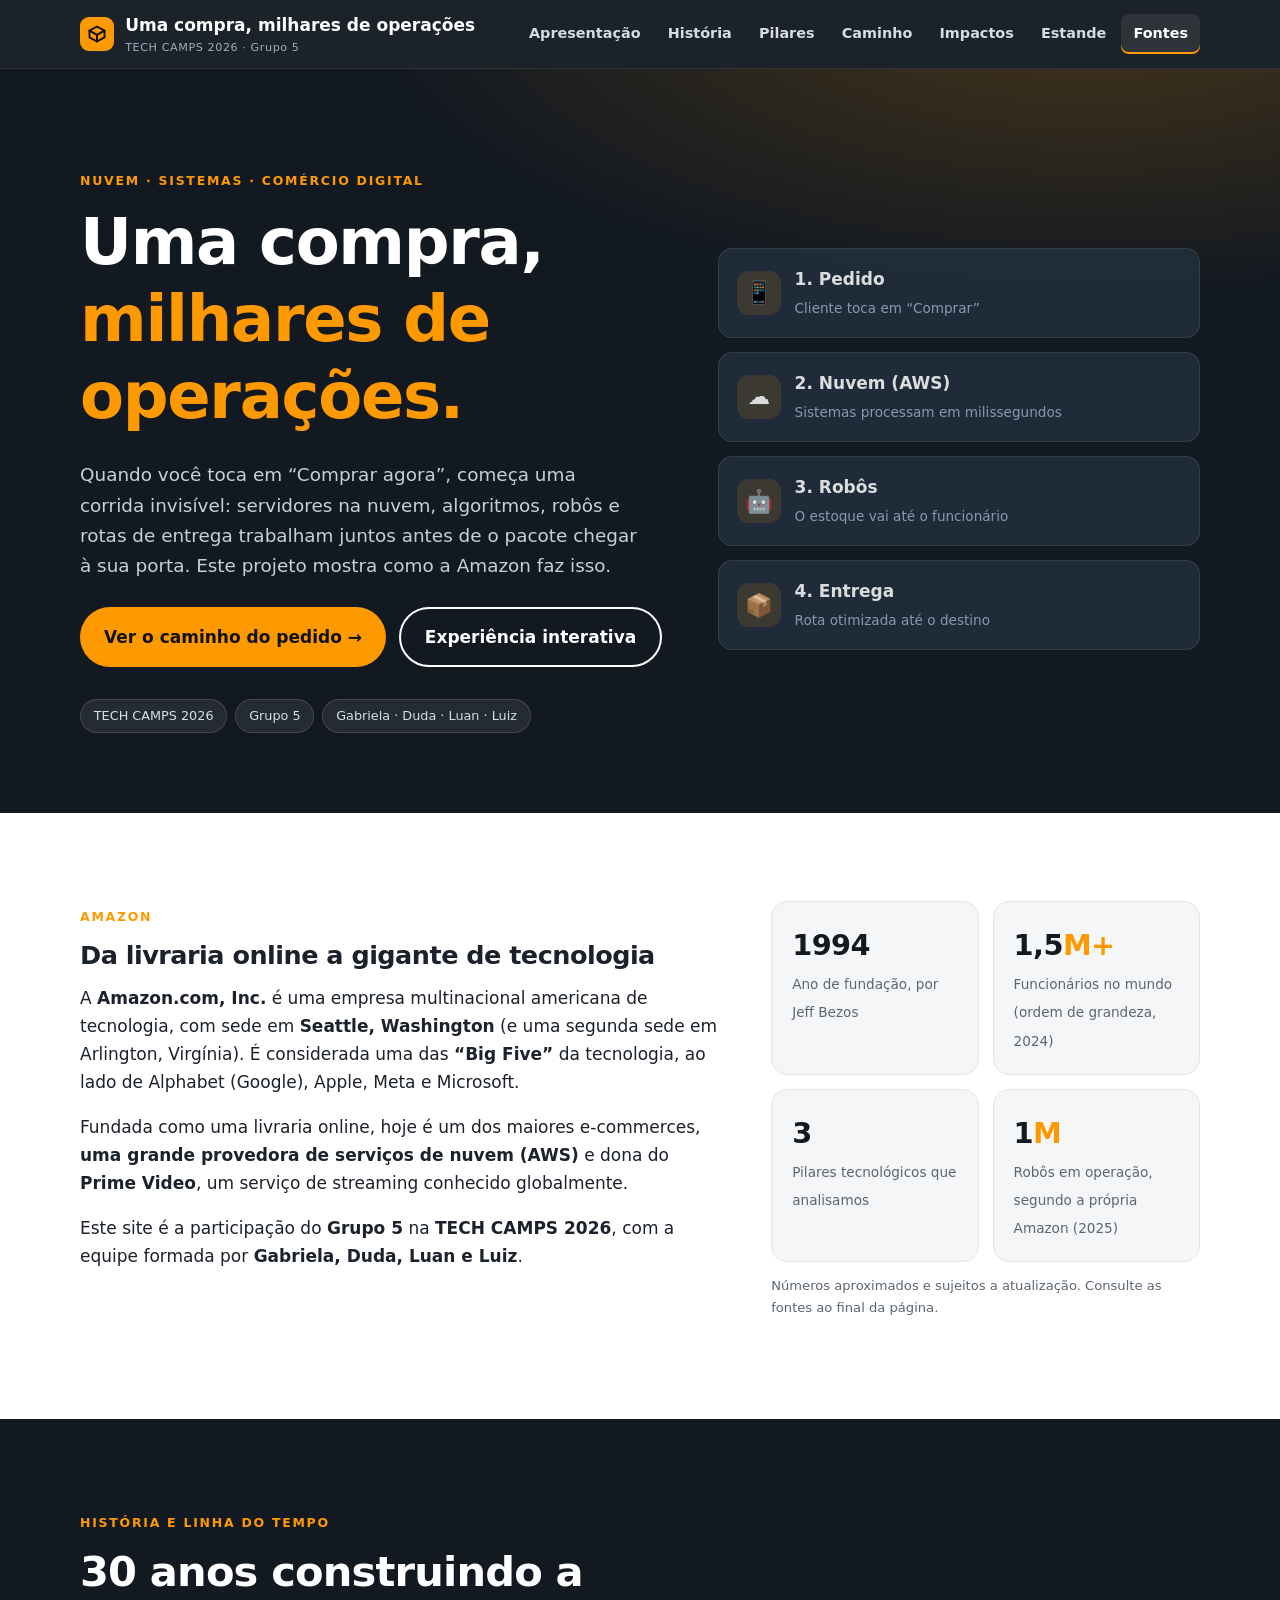
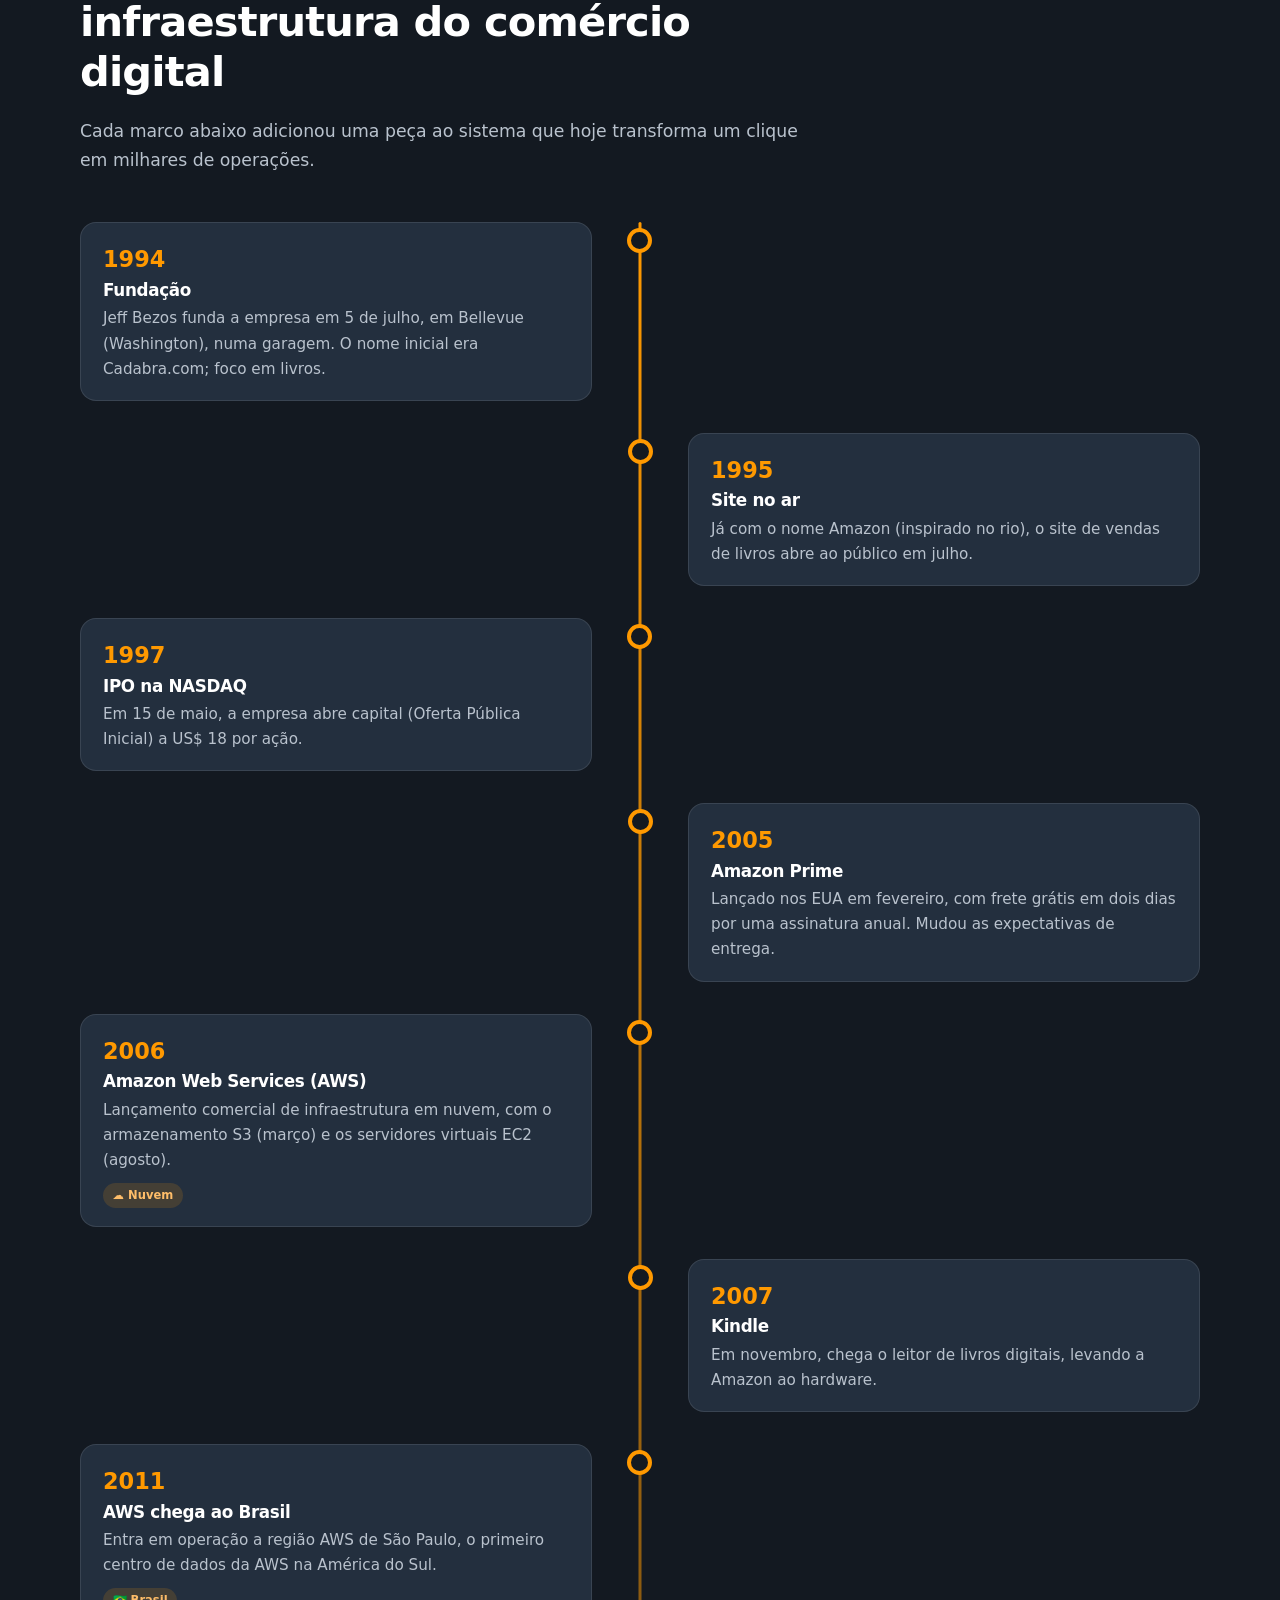
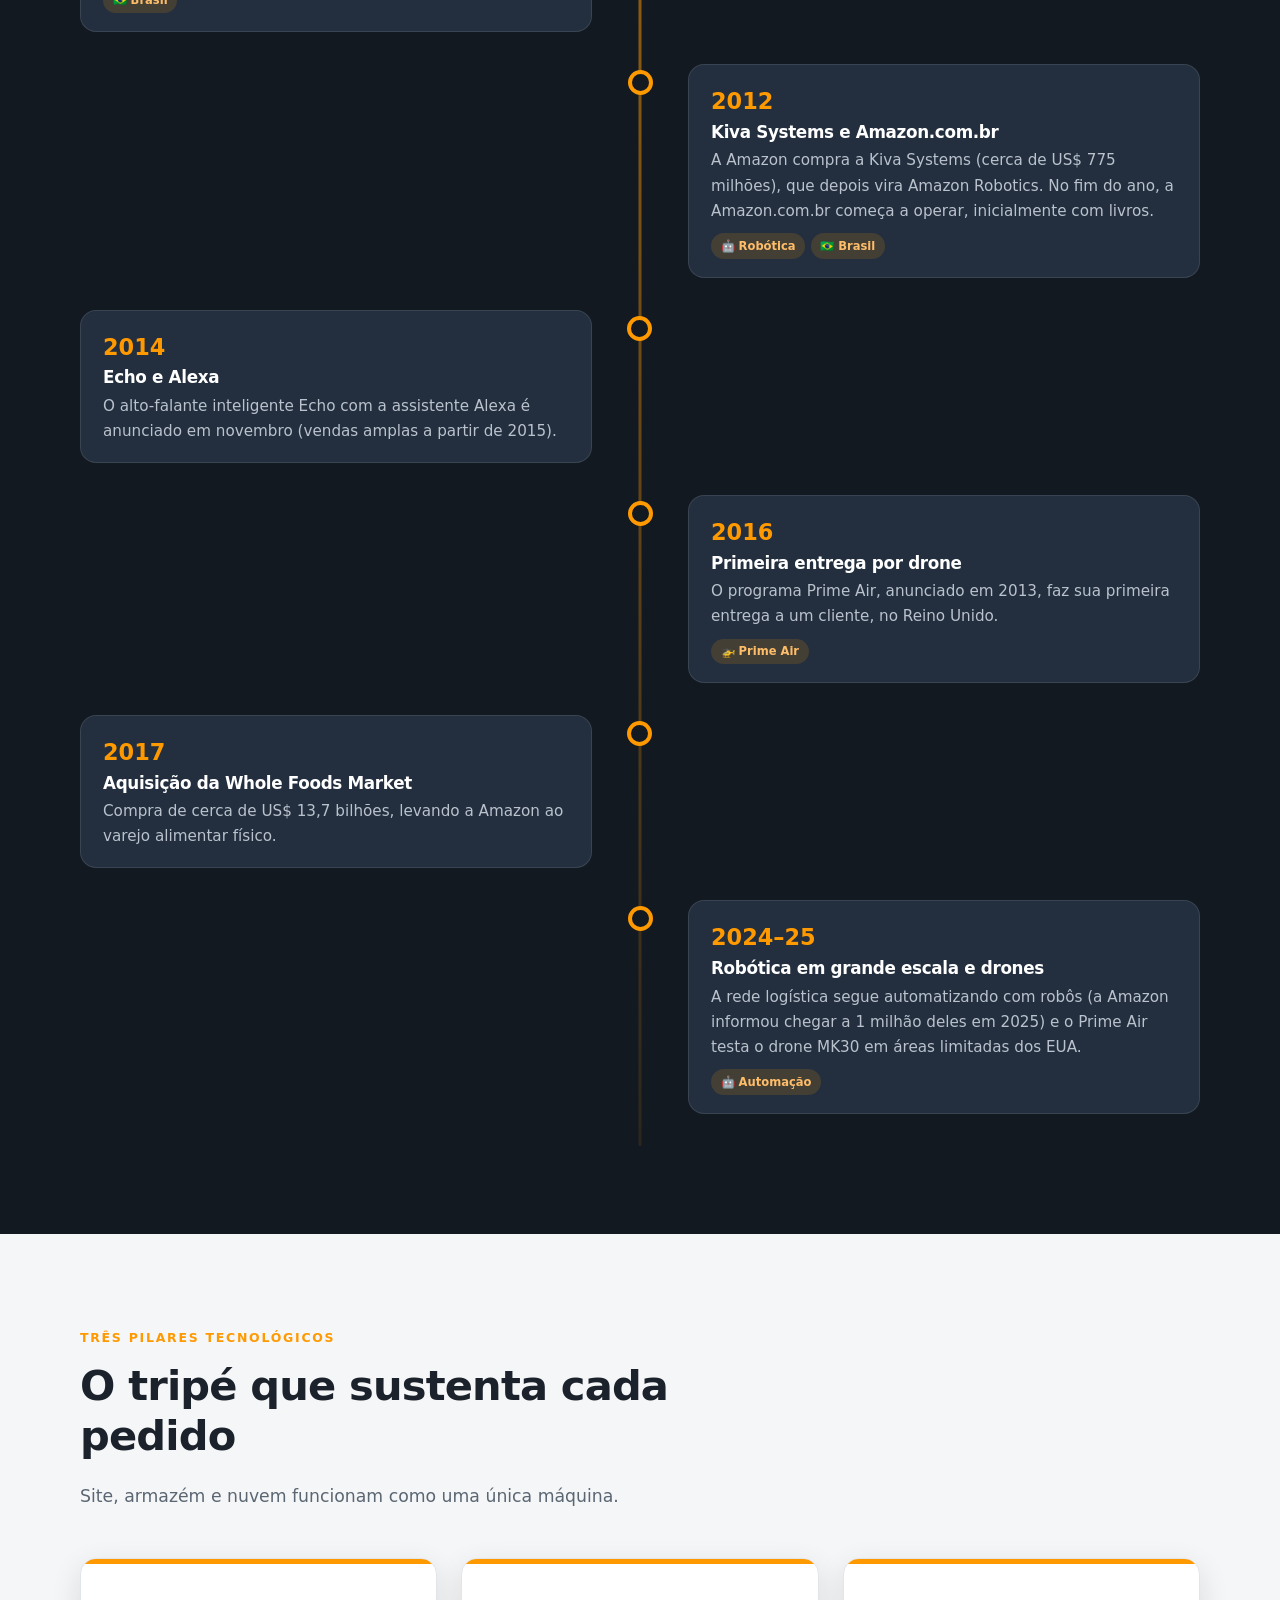
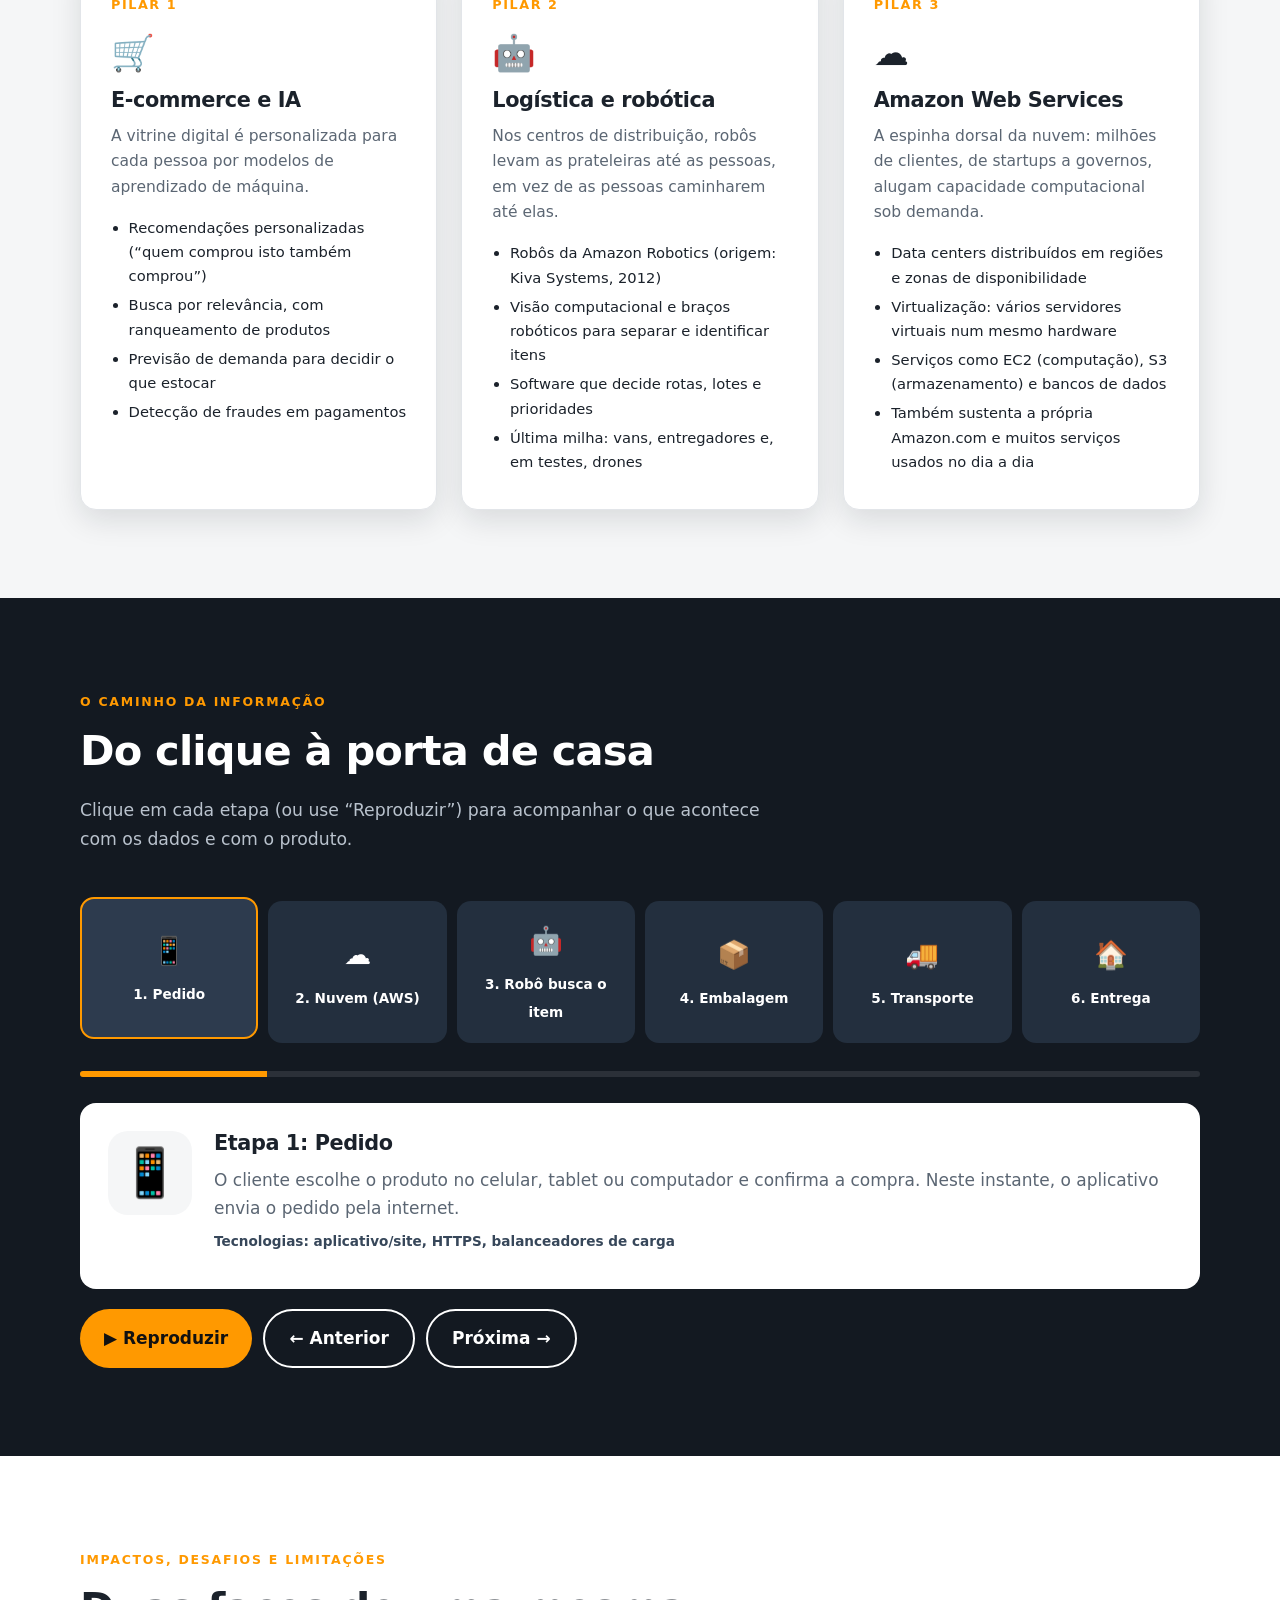
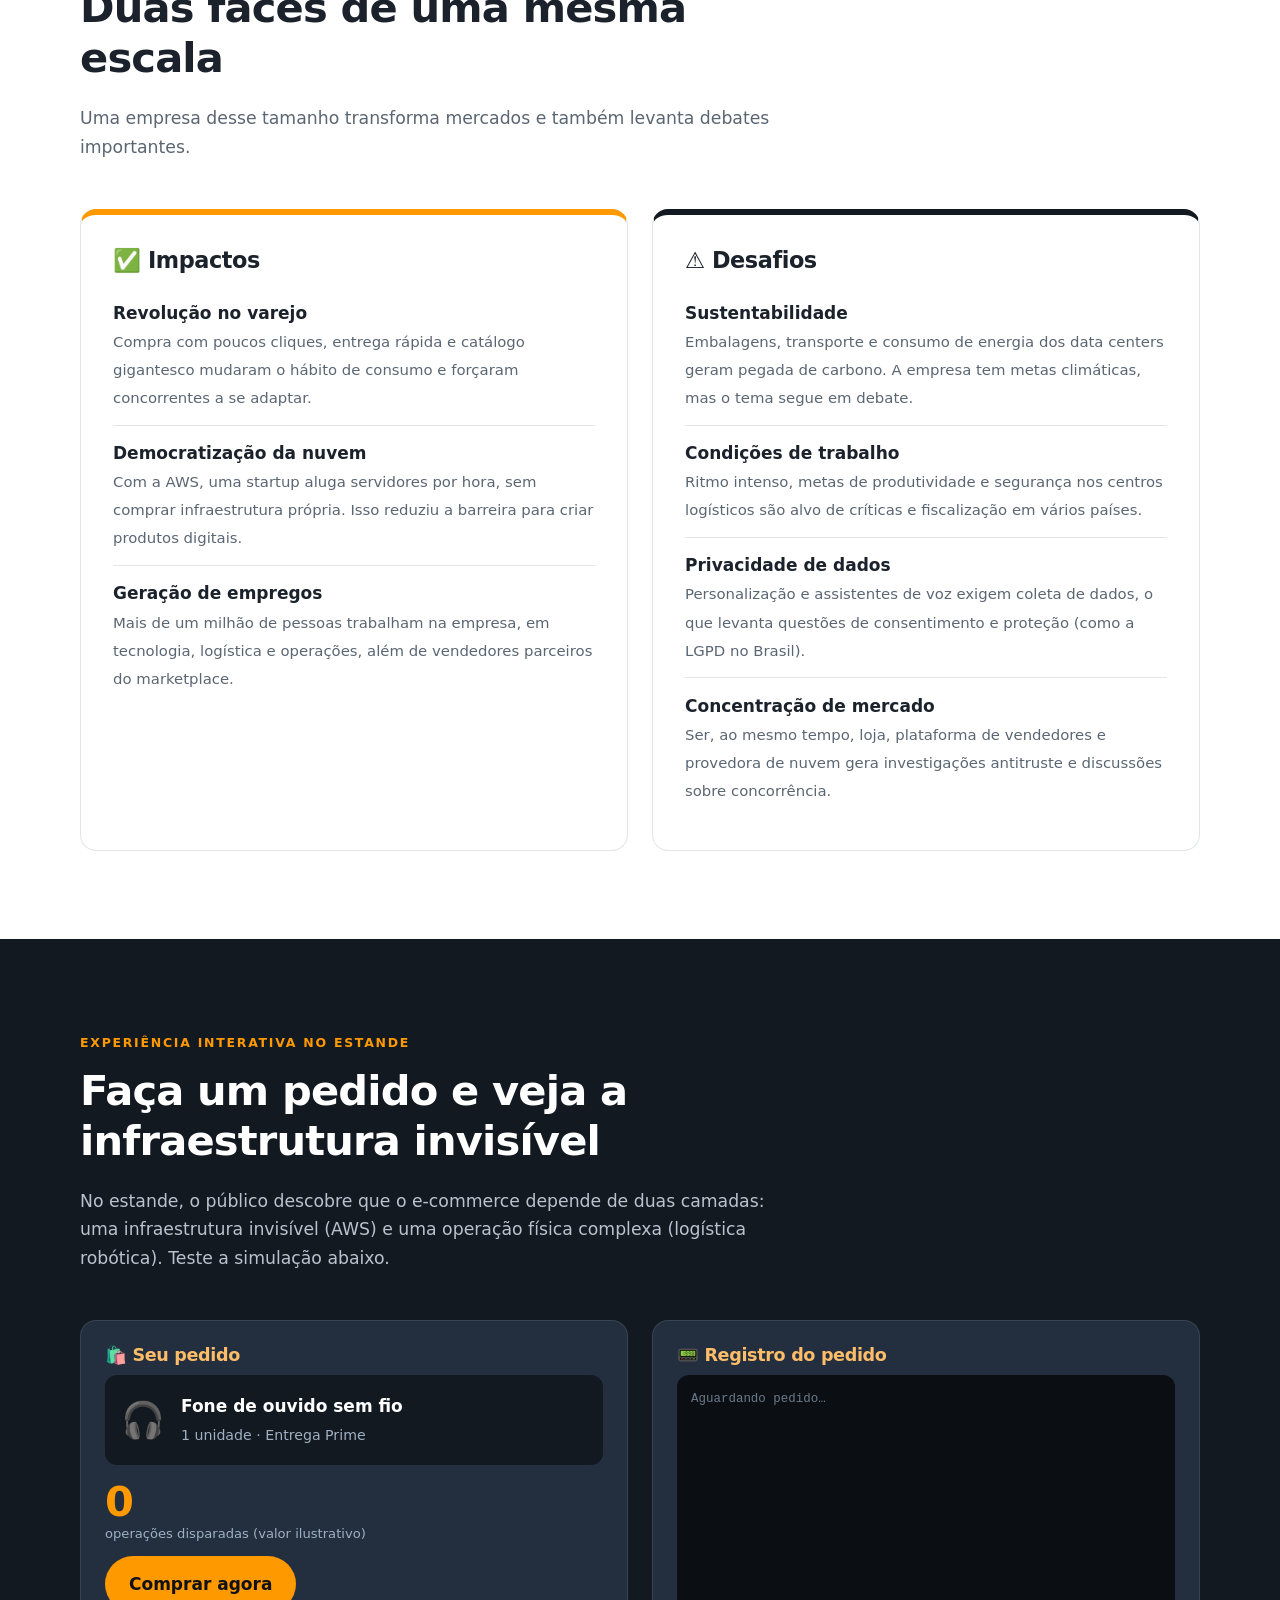
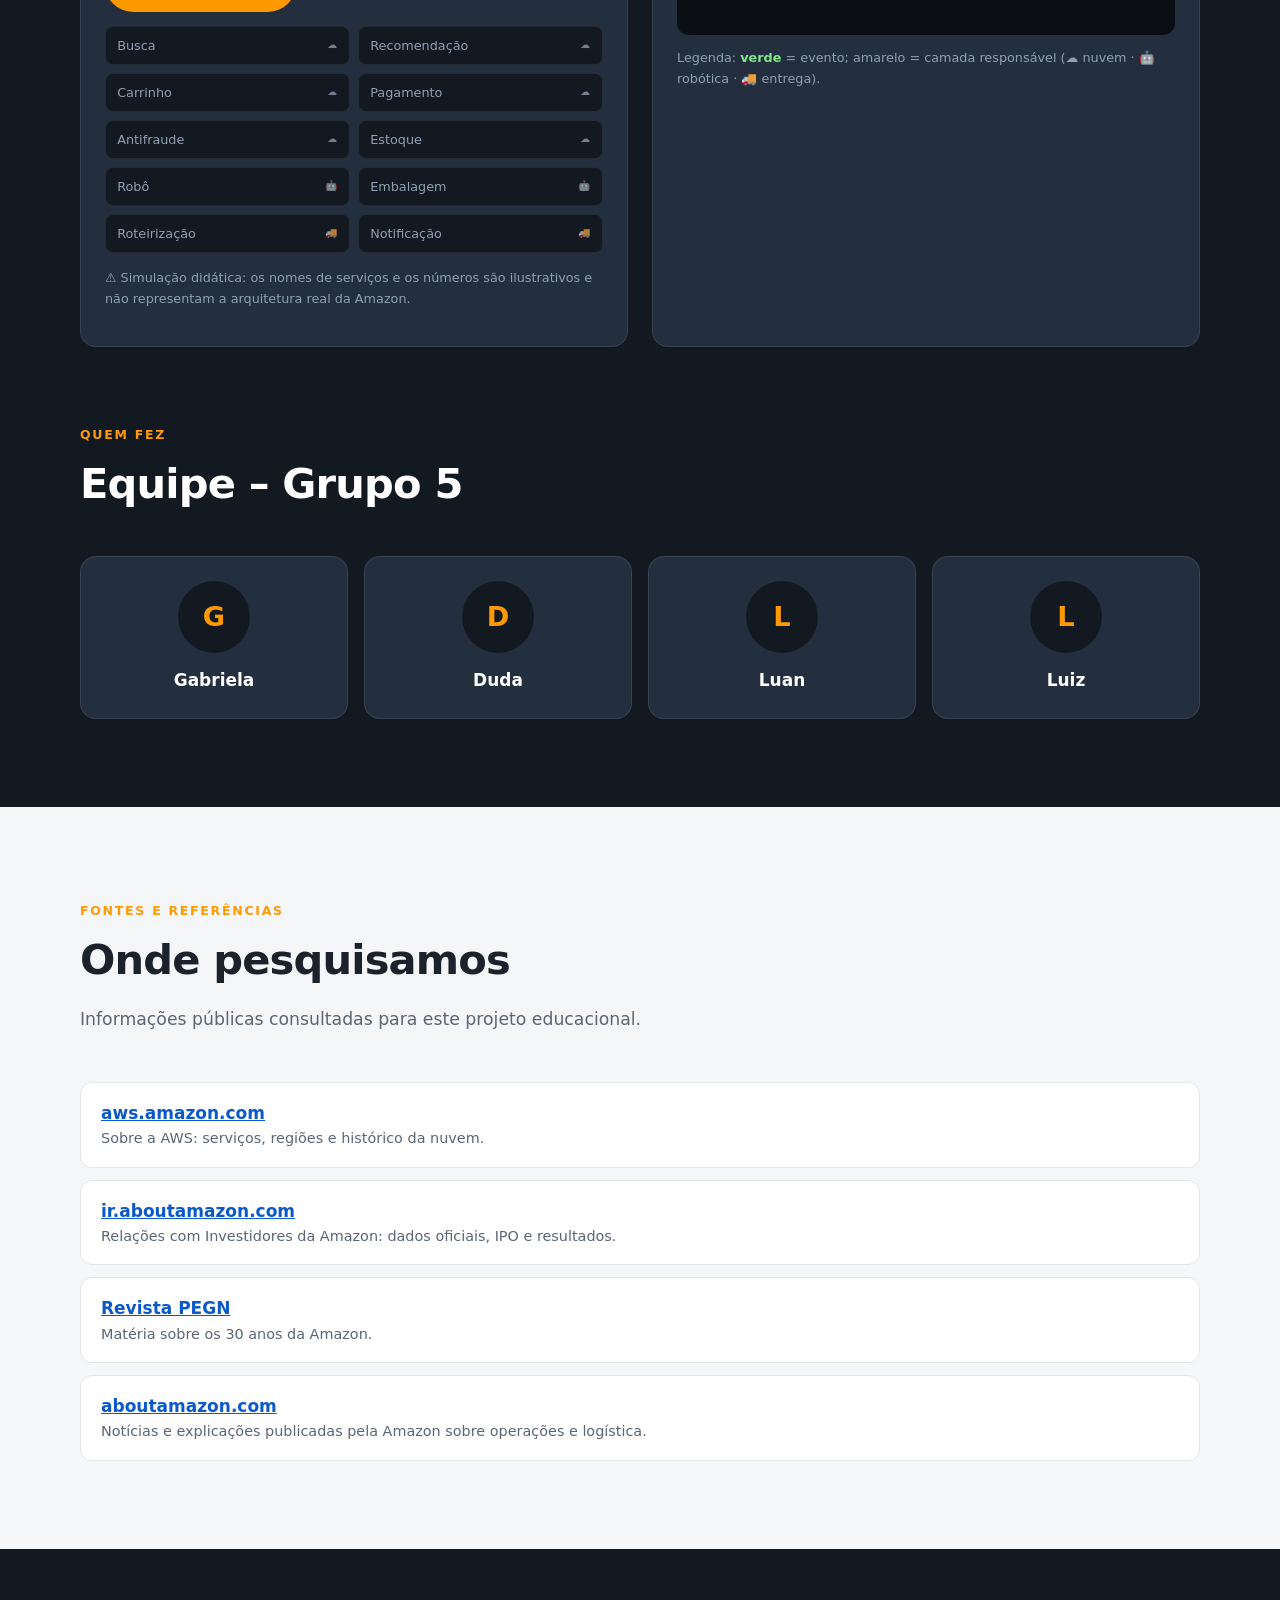
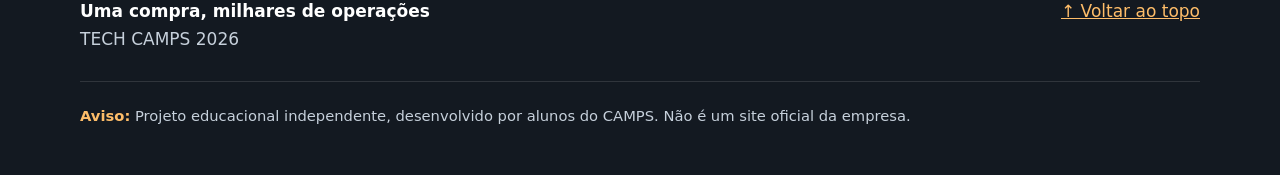
<file: index.html>
<!DOCTYPE html>
<html lang="pt-BR">
<head>
<meta charset="UTF-8">
<meta name="viewport" content="width=device-width, initial-scale=1">
<title>Uma compra, milhares de operações | Amazon · TECH CAMPS 2026</title>
<meta name="description" content="Projeto educacional independente sobre a Amazon: nuvem, sistemas e comércio digital. TECH CAMPS 2026 – Grupo 5.">
<meta name="theme-color" content="#131921">
<link rel="stylesheet" href="style.css">
</head>
<body>

<a class="skip" href="#conteudo">Ir para o conteúdo</a>

<!-- ================= CABEÇALHO ================= -->
<header class="site">
  <div class="container nav">
    <a class="brand" href="#inicio" aria-label="Início">
      <span class="brand-mark" aria-hidden="true">
        <svg width="20" height="20" viewBox="0 0 24 24" fill="none" stroke="currentColor" stroke-width="2.4" stroke-linecap="round" stroke-linejoin="round"><path d="M21 8l-9-5-9 5 9 5 9-5z"/><path d="M3 8v8l9 5 9-5V8"/><path d="M12 13v8"/></svg>
      </span>
      <span>Uma compra, milhares de operações<small>TECH CAMPS 2026 · Grupo 5</small></span>
    </a>
    <button class="burger" id="burger" aria-label="Abrir menu" aria-expanded="false" aria-controls="menu">
      <svg width="26" height="26" viewBox="0 0 24 24" fill="none" stroke="currentColor" stroke-width="2.2" stroke-linecap="round"><path d="M3 6h18M3 12h18M3 18h18"/></svg>
    </button>
    <nav aria-label="Principal">
      <ul id="menu">
        <li><a class="link" href="#apresentacao">Apresentação</a></li>
        <li><a class="link" href="#historia">História</a></li>
        <li><a class="link" href="#pilares">Pilares</a></li>
        <li><a class="link" href="#caminho">Caminho</a></li>
        <li><a class="link" href="#impactos">Impactos</a></li>
        <li><a class="link" href="#estande">Estande</a></li>
        <li><a class="link" href="#fontes">Fontes</a></li>
      </ul>
    </nav>
  </div>
</header>

<main id="conteudo">

<!-- ================= HERO ================= -->
<section class="hero" id="inicio">
  <div class="container hero-grid">
    <div>
      <span class="eyebrow">Nuvem · Sistemas · Comércio digital</span>
      <h1>Uma compra,<br><span>milhares de operações.</span></h1>
      <p class="lead">Quando você toca em “Comprar agora”, começa uma corrida invisível: servidores na nuvem, algoritmos, robôs e rotas de entrega trabalham juntos antes de o pacote chegar à sua porta. Este projeto mostra como a Amazon faz isso.</p>
      <div class="hero-cta">
        <a class="btn btn-primary" href="#caminho">Ver o caminho do pedido →</a>
        <a class="btn btn-ghost" href="#estande">Experiência interativa</a>
      </div>
      <div class="badges">
        <span class="badge"> TECH CAMPS 2026</span>
        <span class="badge">Grupo 5</span>
        <span class="badge">Gabriela · Duda · Luan · Luiz</span>
      </div>
    </div>
    <div class="stack" aria-hidden="true">
      <div class="layer"><div class="ico">📱</div><div><b>1. Pedido</b><span>Cliente toca em “Comprar”</span></div></div>
      <div class="layer"><div class="ico">☁️</div><div><b>2. Nuvem (AWS)</b><span>Sistemas processam em milissegundos</span></div></div>
      <div class="layer"><div class="ico">🤖</div><div><b>3. Robôs</b><span>O estoque vai até o funcionário</span></div></div>
      <div class="layer"><div class="ico">📦</div><div><b>4. Entrega</b><span>Rota otimizada até o destino</span></div></div>
    </div>
  </div>
</section>

<!-- ================= APRESENTAÇÃO ================= -->
<section id="apresentacao">
  <div class="container intro-grid">
    <div class="reveal">
      <span class="eyebrow"> Amazon </span>
      <h2>Da livraria online a gigante de tecnologia</h2>
      <p>A <strong>Amazon.com, Inc.</strong> é uma empresa multinacional americana de tecnologia, com sede em <strong>Seattle, Washington</strong> (e uma segunda sede em Arlington, Virgínia). É considerada uma das <strong>“Big Five”</strong> da tecnologia, ao lado de Alphabet (Google), Apple, Meta e Microsoft.</p>
      <p>Fundada como uma livraria online, hoje é um dos maiores e-commerces, <strong>uma grande provedora de serviços de nuvem (AWS)</strong> e dona do <strong>Prime Video</strong>, um serviço de streaming conhecido globalmente.</p>
      <p>Este site é a participação do <strong>Grupo 5</strong> na <strong> TECH CAMPS 2026</strong>, com a equipe formada por <strong>Gabriela, Duda, Luan e Luiz</strong>.</p>
    </div>
    <div class="reveal">
      <div class="facts">
        <div class="fact"><strong>1994</strong><span>Ano de fundação, por Jeff Bezos</span></div>
        <div class="fact"><strong>1,5<em>M+</em></strong><span>Funcionários no mundo (ordem de grandeza, 2024)</span></div>
        <div class="fact"><strong>3</strong><span>Pilares tecnológicos que analisamos</span></div>
        <div class="fact"><strong>1<em>M</em></strong><span>Robôs em operação, segundo a própria Amazon (2025)</span></div>
      </div>
      <p class="note">Números aproximados e sujeitos a atualização. Consulte as fontes ao final da página.</p>
    </div>
  </div>
</section>

<!-- ================= HISTÓRIA ================= -->
<section id="historia" class="dark">
  <div class="container">
    <div class="section-head reveal">
      <span class="eyebrow"> História e linha do tempo</span>
      <h2>30 anos construindo a infraestrutura do comércio digital</h2>
      <p>Cada marco abaixo adicionou uma peça ao sistema que hoje transforma um clique em milhares de operações.</p>
    </div>
    <ol class="timeline">
      <li class="tl-item reveal"><span class="tl-dot"></span><div class="tl-card"><div class="tl-year">1994</div><h3>Fundação</h3><p>Jeff Bezos funda a empresa em 5 de julho, em Bellevue (Washington), numa garagem. O nome inicial era Cadabra.com; foco em livros.</p></div></li>
      <li class="tl-item reveal"><span class="tl-dot"></span><div class="tl-card"><div class="tl-year">1995</div><h3>Site no ar</h3><p>Já com o nome Amazon (inspirado no rio), o site de vendas de livros abre ao público em julho.</p></div></li>
      <li class="tl-item reveal"><span class="tl-dot"></span><div class="tl-card"><div class="tl-year">1997</div><h3>IPO na NASDAQ</h3><p>Em 15 de maio, a empresa abre capital (Oferta Pública Inicial) a US$ 18 por ação.</p></div></li>
      <li class="tl-item reveal"><span class="tl-dot"></span><div class="tl-card"><div class="tl-year">2005</div><h3>Amazon Prime</h3><p>Lançado nos EUA em fevereiro, com frete grátis em dois dias por uma assinatura anual. Mudou as expectativas de entrega.</p></div></li>
      <li class="tl-item reveal"><span class="tl-dot"></span><div class="tl-card"><div class="tl-year">2006</div><h3>Amazon Web Services (AWS)</h3><p>Lançamento comercial de infraestrutura em nuvem, com o armazenamento S3 (março) e os servidores virtuais EC2 (agosto).</p><span class="tag">☁️ Nuvem</span></div></li>
      <li class="tl-item reveal"><span class="tl-dot"></span><div class="tl-card"><div class="tl-year">2007</div><h3>Kindle</h3><p>Em novembro, chega o leitor de livros digitais, levando a Amazon ao hardware.</p></div></li>
      <li class="tl-item reveal"><span class="tl-dot"></span><div class="tl-card"><div class="tl-year">2011</div><h3>AWS chega ao Brasil</h3><p>Entra em operação a região AWS de São Paulo, o primeiro centro de dados da AWS na América do Sul.</p><span class="tag">🇧🇷 Brasil</span></div></li>
      <li class="tl-item reveal"><span class="tl-dot"></span><div class="tl-card"><div class="tl-year">2012</div><h3>Kiva Systems e Amazon.com.br</h3><p>A Amazon compra a Kiva Systems (cerca de US$ 775 milhões), que depois vira Amazon Robotics. No fim do ano, a Amazon.com.br começa a operar, inicialmente com livros.</p><span class="tag">🤖 Robótica</span> <span class="tag">🇧🇷 Brasil</span></div></li>
      <li class="tl-item reveal"><span class="tl-dot"></span><div class="tl-card"><div class="tl-year">2014</div><h3>Echo e Alexa</h3><p>O alto-falante inteligente Echo com a assistente Alexa é anunciado em novembro (vendas amplas a partir de 2015).</p></div></li>
      <li class="tl-item reveal"><span class="tl-dot"></span><div class="tl-card"><div class="tl-year">2016</div><h3>Primeira entrega por drone</h3><p>O programa Prime Air, anunciado em 2013, faz sua primeira entrega a um cliente, no Reino Unido.</p><span class="tag">🚁 Prime Air</span></div></li>
      <li class="tl-item reveal"><span class="tl-dot"></span><div class="tl-card"><div class="tl-year">2017</div><h3>Aquisição da Whole Foods Market</h3><p>Compra de cerca de US$ 13,7 bilhões, levando a Amazon ao varejo alimentar físico.</p></div></li>
      <li class="tl-item reveal"><span class="tl-dot"></span><div class="tl-card"><div class="tl-year">2024–25</div><h3>Robótica em grande escala e drones</h3><p>A rede logística segue automatizando com robôs (a Amazon informou chegar a 1 milhão deles em 2025) e o Prime Air testa o drone MK30 em áreas limitadas dos EUA.</p><span class="tag">🤖 Automação</span></div></li>
    </ol>
  </div>
</section>

<!-- ================= 3. PILARES ================= -->
<section id="pilares" class="alt">
  <div class="container">
    <div class="section-head reveal">
      <span class="eyebrow">Três pilares tecnológicos</span>
      <h2>O tripé que sustenta cada pedido</h2>
      <p>Site, armazém e nuvem funcionam como uma única máquina.</p>
    </div>
    <div class="pillars">
      <article class="pillar reveal">
        <span class="num">PILAR 1</span><div class="big">🛒</div>
        <h3>E-commerce e IA</h3>
        <p>A vitrine digital é personalizada para cada pessoa por modelos de aprendizado de máquina.</p>
        <ul>
          <li>Recomendações personalizadas (“quem comprou isto também comprou”)</li>
          <li>Busca por relevância, com ranqueamento de produtos</li>
          <li>Previsão de demanda para decidir o que estocar</li>
          <li>Detecção de fraudes em pagamentos</li>
        </ul>
      </article>
      <article class="pillar reveal">
        <span class="num">PILAR 2</span><div class="big">🤖</div>
        <h3>Logística e robótica</h3>
        <p>Nos centros de distribuição, robôs levam as prateleiras até as pessoas, em vez de as pessoas caminharem até elas.</p>
        <ul>
          <li>Robôs da Amazon Robotics (origem: Kiva Systems, 2012)</li>
          <li>Visão computacional e braços robóticos para separar e identificar itens</li>
          <li>Software que decide rotas, lotes e prioridades</li>
          <li>Última milha: vans, entregadores e, em testes, drones</li>
        </ul>
      </article>
      <article class="pillar reveal">
        <span class="num">PILAR 3</span><div class="big">☁️</div>
        <h3>Amazon Web Services</h3>
        <p>A espinha dorsal da nuvem: milhões de clientes, de startups a governos, alugam capacidade computacional sob demanda.</p>
        <ul>
          <li>Data centers distribuídos em regiões e zonas de disponibilidade</li>
          <li>Virtualização: vários servidores virtuais num mesmo hardware</li>
          <li>Serviços como EC2 (computação), S3 (armazenamento) e bancos de dados</li>
          <li>Também sustenta a própria Amazon.com e muitos serviços usados no dia a dia</li>
        </ul>
      </article>
    </div>
  </div>
</section>

<!-- ================= 4. CAMINHO DA INFORMAÇÃO ================= -->
<section id="caminho" class="dark">
  <div class="container">
    <div class="section-head reveal">
      <span class="eyebrow">O caminho da informação</span>
      <h2>Do clique à porta de casa</h2>
      <p>Clique em cada etapa (ou use “Reproduzir”) para acompanhar o que acontece com os dados e com o produto.</p>
    </div>
    <div class="journey" id="journey" role="tablist" aria-label="Etapas do pedido"></div>
    <div class="progress" aria-hidden="true"><i id="jprog"></i></div>
    <div class="j-detail" id="jdetail" aria-live="polite"></div>
    <div class="j-controls">
      <button class="btn btn-primary" id="jplay">▶ Reproduzir</button>
      <button class="btn btn-ghost" id="jprev">← Anterior</button>
      <button class="btn btn-ghost" id="jnext">Próxima →</button>
    </div>
  </div>
</section>

<!-- ================= 5. IMPACTOS ================= -->
<section id="impactos">
  <div class="container">
    <div class="section-head reveal">
      <span class="eyebrow">Impactos, desafios e limitações</span>
      <h2>Duas faces de uma mesma escala</h2>
      <p>Uma empresa desse tamanho transforma mercados e também levanta debates importantes.</p>
    </div>
    <div class="two-col">
      <div class="panel pos reveal">
        <h3>✅ Impactos</h3>
        <ul>
          <li><b>Revolução no varejo</b><span>Compra com poucos cliques, entrega rápida e catálogo gigantesco mudaram o hábito de consumo e forçaram concorrentes a se adaptar.</span></li>
          <li><b>Democratização da nuvem</b><span>Com a AWS, uma startup aluga servidores por hora, sem comprar infraestrutura própria. Isso reduziu a barreira para criar produtos digitais.</span></li>
          <li><b>Geração de empregos</b><span>Mais de um milhão de pessoas trabalham na empresa, em tecnologia, logística e operações, além de vendedores parceiros do marketplace.</span></li>
        </ul>
      </div>
      <div class="panel neg reveal">
        <h3>⚠️ Desafios</h3>
        <ul>
          <li><b>Sustentabilidade</b><span>Embalagens, transporte e consumo de energia dos data centers geram pegada de carbono. A empresa tem metas climáticas, mas o tema segue em debate.</span></li>
          <li><b>Condições de trabalho</b><span>Ritmo intenso, metas de produtividade e segurança nos centros logísticos são alvo de críticas e fiscalização em vários países.</span></li>
          <li><b>Privacidade de dados</b><span>Personalização e assistentes de voz exigem coleta de dados, o que levanta questões de consentimento e proteção (como a LGPD no Brasil).</span></li>
          <li><b>Concentração de mercado</b><span>Ser, ao mesmo tempo, loja, plataforma de vendedores e provedora de nuvem gera investigações antitruste e discussões sobre concorrência.</span></li>
        </ul>
      </div>
    </div>
  </div>
</section>

<!-- ================= 6. EXPERIÊNCIA INTERATIVA ================= -->
<section id="estande" class="dark">
  <div class="container">
    <div class="section-head reveal">
      <span class="eyebrow"> Experiência interativa no estande</span>
      <h2>Faça um pedido e veja a infraestrutura invisível</h2>
      <p>No estande, o público descobre que o e-commerce depende de duas camadas: uma infraestrutura invisível (AWS) e uma operação física complexa (logística robótica). Teste a simulação abaixo.</p>
    </div>
    <div class="sim reveal">
      <div class="sim-box">
        <h3>🛍️ Seu pedido</h3>
        <div class="cart"><span class="ic">🎧</span><div><b>Fone de ouvido sem fio</b><br><small>1 unidade · Entrega Prime</small></div></div>
        <div class="counter" id="opsCount">0</div>
        <div class="counter-label">operações disparadas (valor ilustrativo)</div>
        <button class="btn btn-primary" id="simBtn">Comprar agora</button>
        <div class="svc-list" id="svcList"></div>
        <p class="disclaimer-sim">⚠️ Simulação didática: os nomes de serviços e os números são ilustrativos e não representam a arquitetura real da Amazon.</p>
      </div>
      <div class="sim-box">
        <h3>📟 Registro do pedido</h3>
        <div class="log" id="log" role="log" aria-live="polite"><div class="t">Aguardando pedido…</div></div>
        <p class="disclaimer-sim" style="margin-top:12px">Legenda: <b style="color:#7ee787">verde</b> = evento; <span class="c">amarelo</span> = camada responsável (☁️ nuvem · 🤖 robótica · 🚚 entrega).</p>
      </div>
    </div>

    <div class="section-head" style="margin-top:72px">
      <span class="eyebrow">Quem fez</span>
      <h2>Equipe – Grupo 5</h2>
    </div>
    <div class="team">
      <div class="member" style="background:var(--ink-2);border-color:rgba(255,255,255,.1)"><div class="avatar">G</div><b>Gabriela</b></div>
      <div class="member" style="background:var(--ink-2);border-color:rgba(255,255,255,.1)"><div class="avatar">D</div><b>Duda</b></div>
      <div class="member" style="background:var(--ink-2);border-color:rgba(255,255,255,.1)"><div class="avatar">L</div><b>Luan</b></div>
      <div class="member" style="background:var(--ink-2);border-color:rgba(255,255,255,.1)"><div class="avatar">L</div><b>Luiz</b></div>
    </div>
  </div>
</section>

<!-- ================= 7. FONTES ================= -->
<section id="fontes" class="alt">
  <div class="container">
    <div class="section-head reveal">
      <span class="eyebrow"> Fontes e referências</span>
      <h2>Onde pesquisamos</h2>
      <p>Informações públicas consultadas para este projeto educacional.</p>
    </div>
    <ul class="sources reveal">
      <li><a href="https://aws.amazon.com" target="_blank" rel="noopener noreferrer">aws.amazon.com</a><span>Sobre a AWS: serviços, regiões e histórico da nuvem.</span></li>
      <li><a href="https://ir.aboutamazon.com" target="_blank" rel="noopener noreferrer">ir.aboutamazon.com</a><span>Relações com Investidores da Amazon: dados oficiais, IPO e resultados.</span></li>
      <li><a href="https://revistapegn.globo.com/negocios/noticia/2024/07/30-anos-da-amazon-relembre-a-trajetoria-da-gigante-da-tecnologia-fundada-por-jeff-bezos.ghtml" target="_blank" rel="noopener noreferrer">Revista PEGN</a><span>Matéria sobre os 30 anos da Amazon.</span></li>
     <li><a href="https://www.aboutamazon.com/news/operations" target="_blank" rel="noopener noreferrer">aboutamazon.com</a><span>Notícias e explicações publicadas pela Amazon sobre operações e logística.</span></li>
    
    </ul>
  </div>
</section>

</main>

<!-- ================= RODAPÉ ================= -->
<footer>
  <div class="container">
    <div class="foot-grid">
      <div><b style="color:#fff">Uma compra, milhares de operações</b><br> TECH CAMPS 2026 </div>
      <div><a href="#inicio" style="color:var(--yellow)">↑ Voltar ao topo</a></div>
    </div>
    <p class="foot-aviso"><strong>Aviso:</strong> Projeto educacional independente, desenvolvido por alunos do CAMPS. Não é um site oficial da empresa.</p>
  </div>

  
</footer>

<script src="script.js" defer></script>
</body>
</html>
</file>
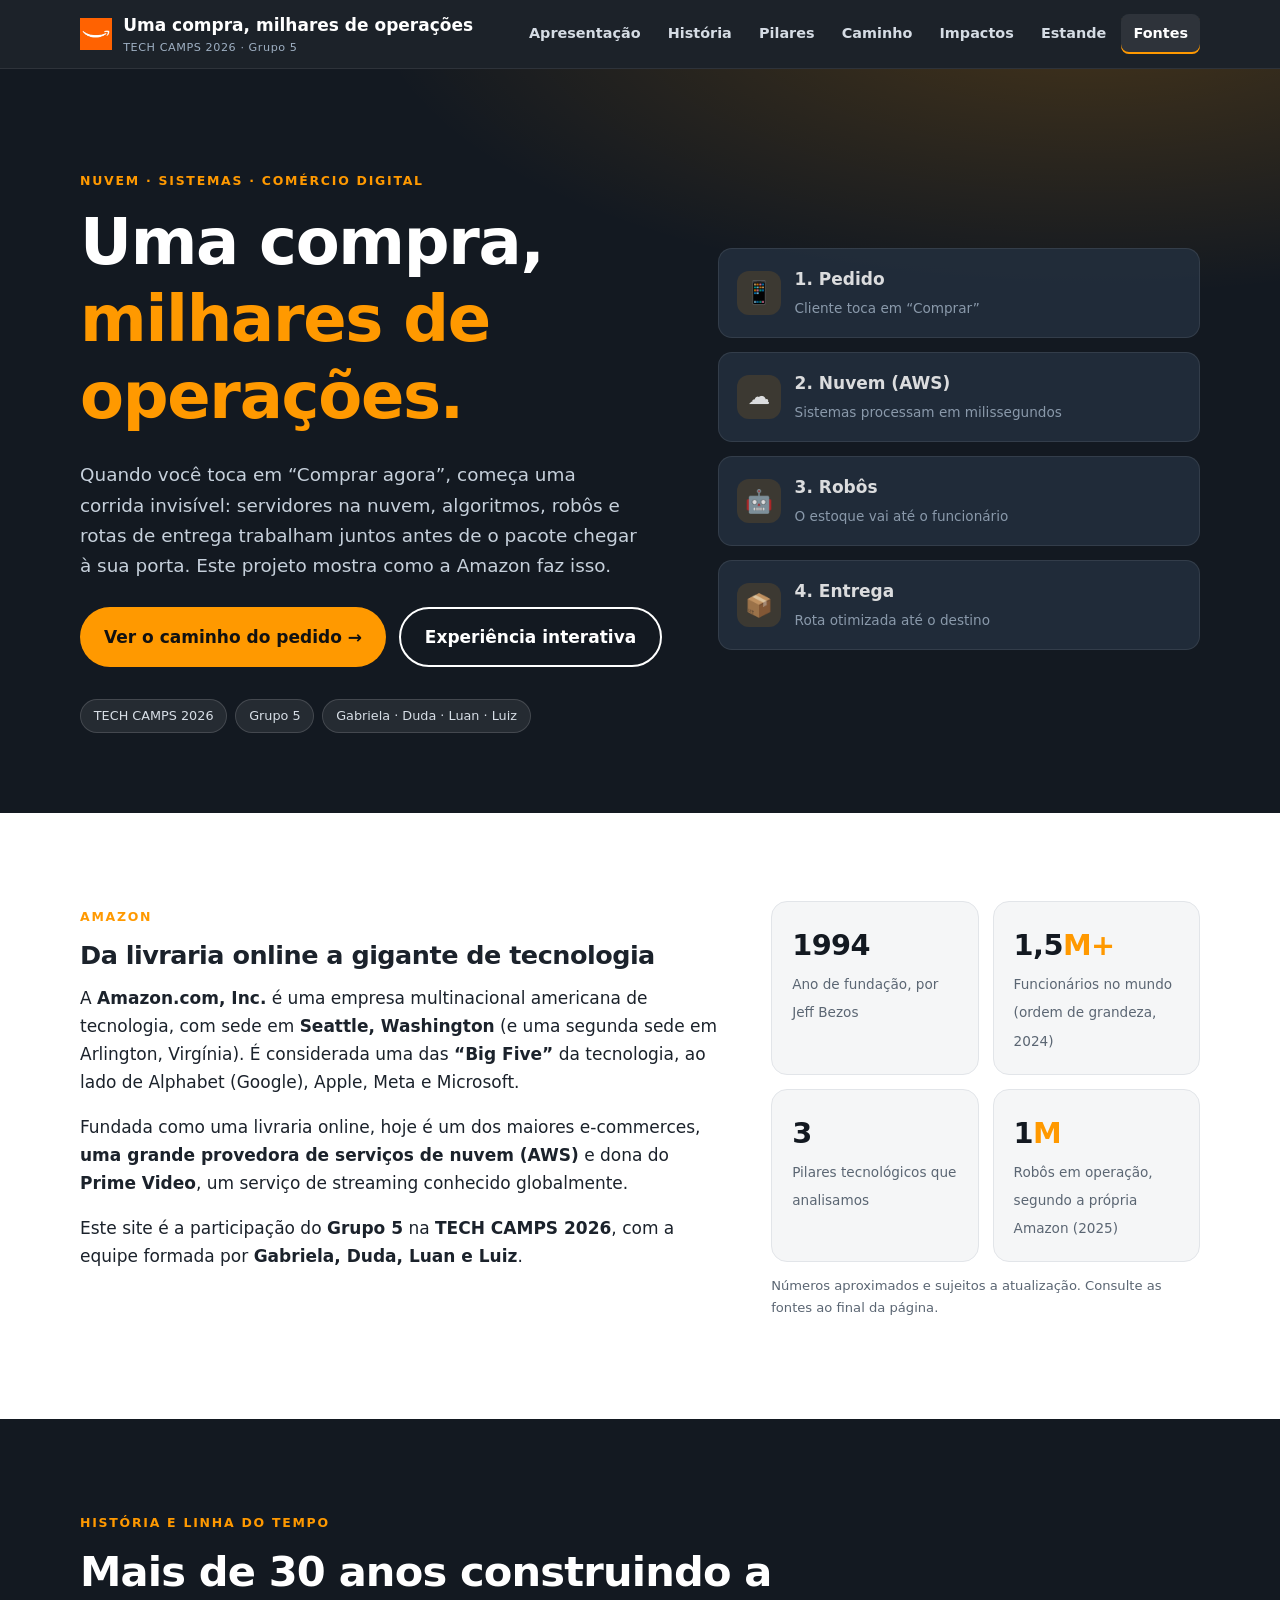
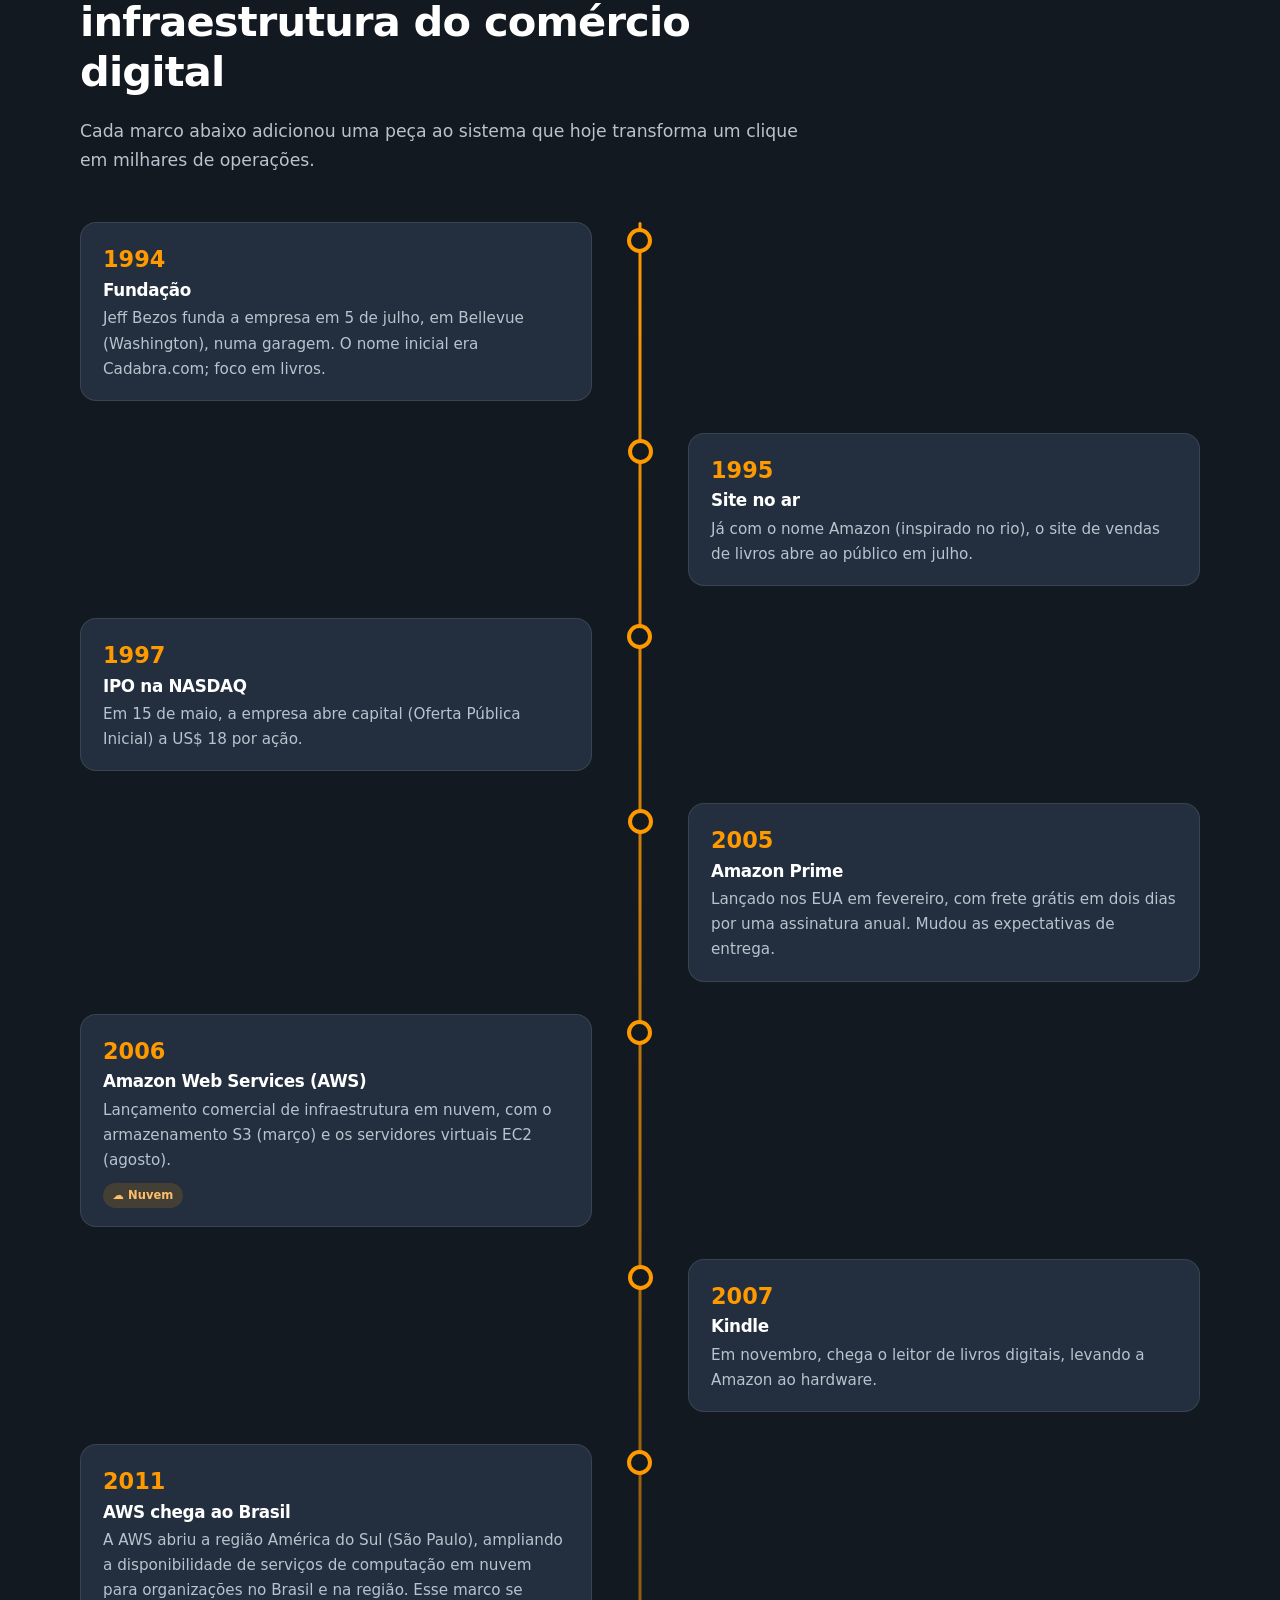
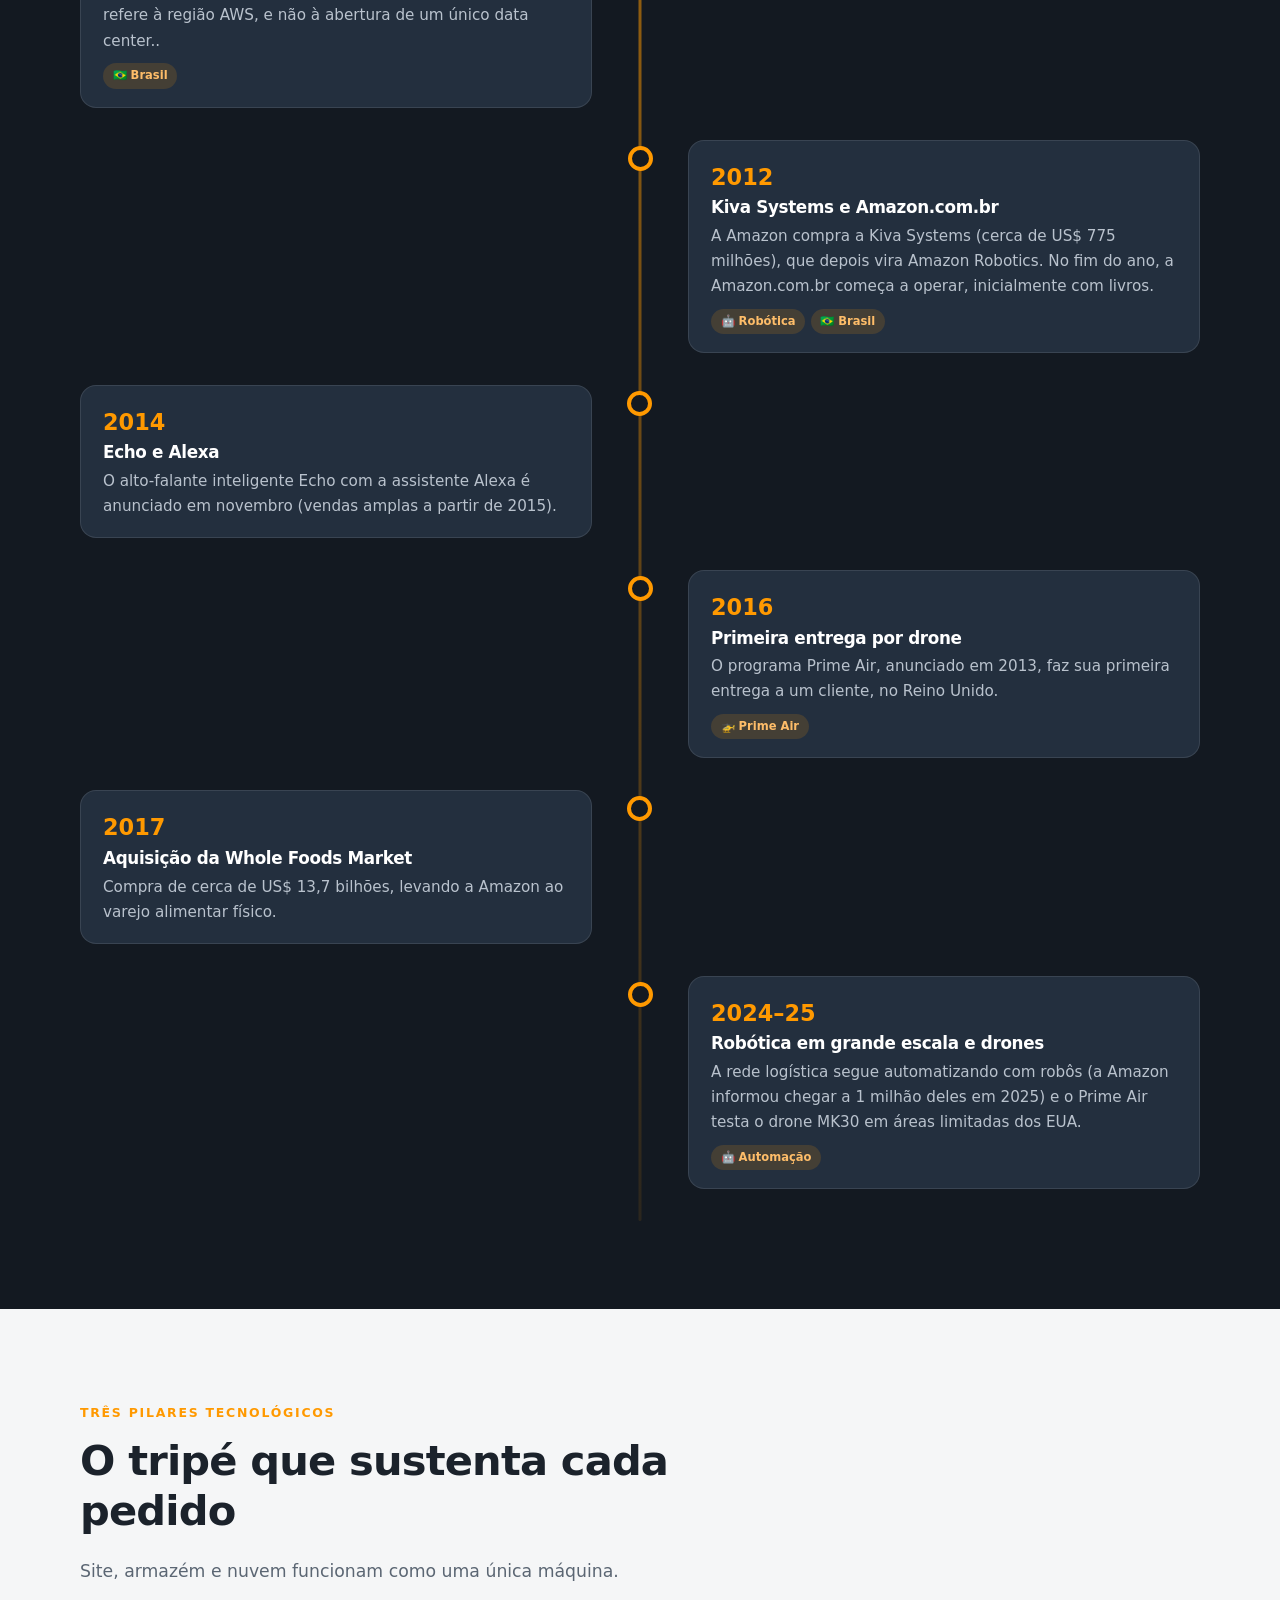
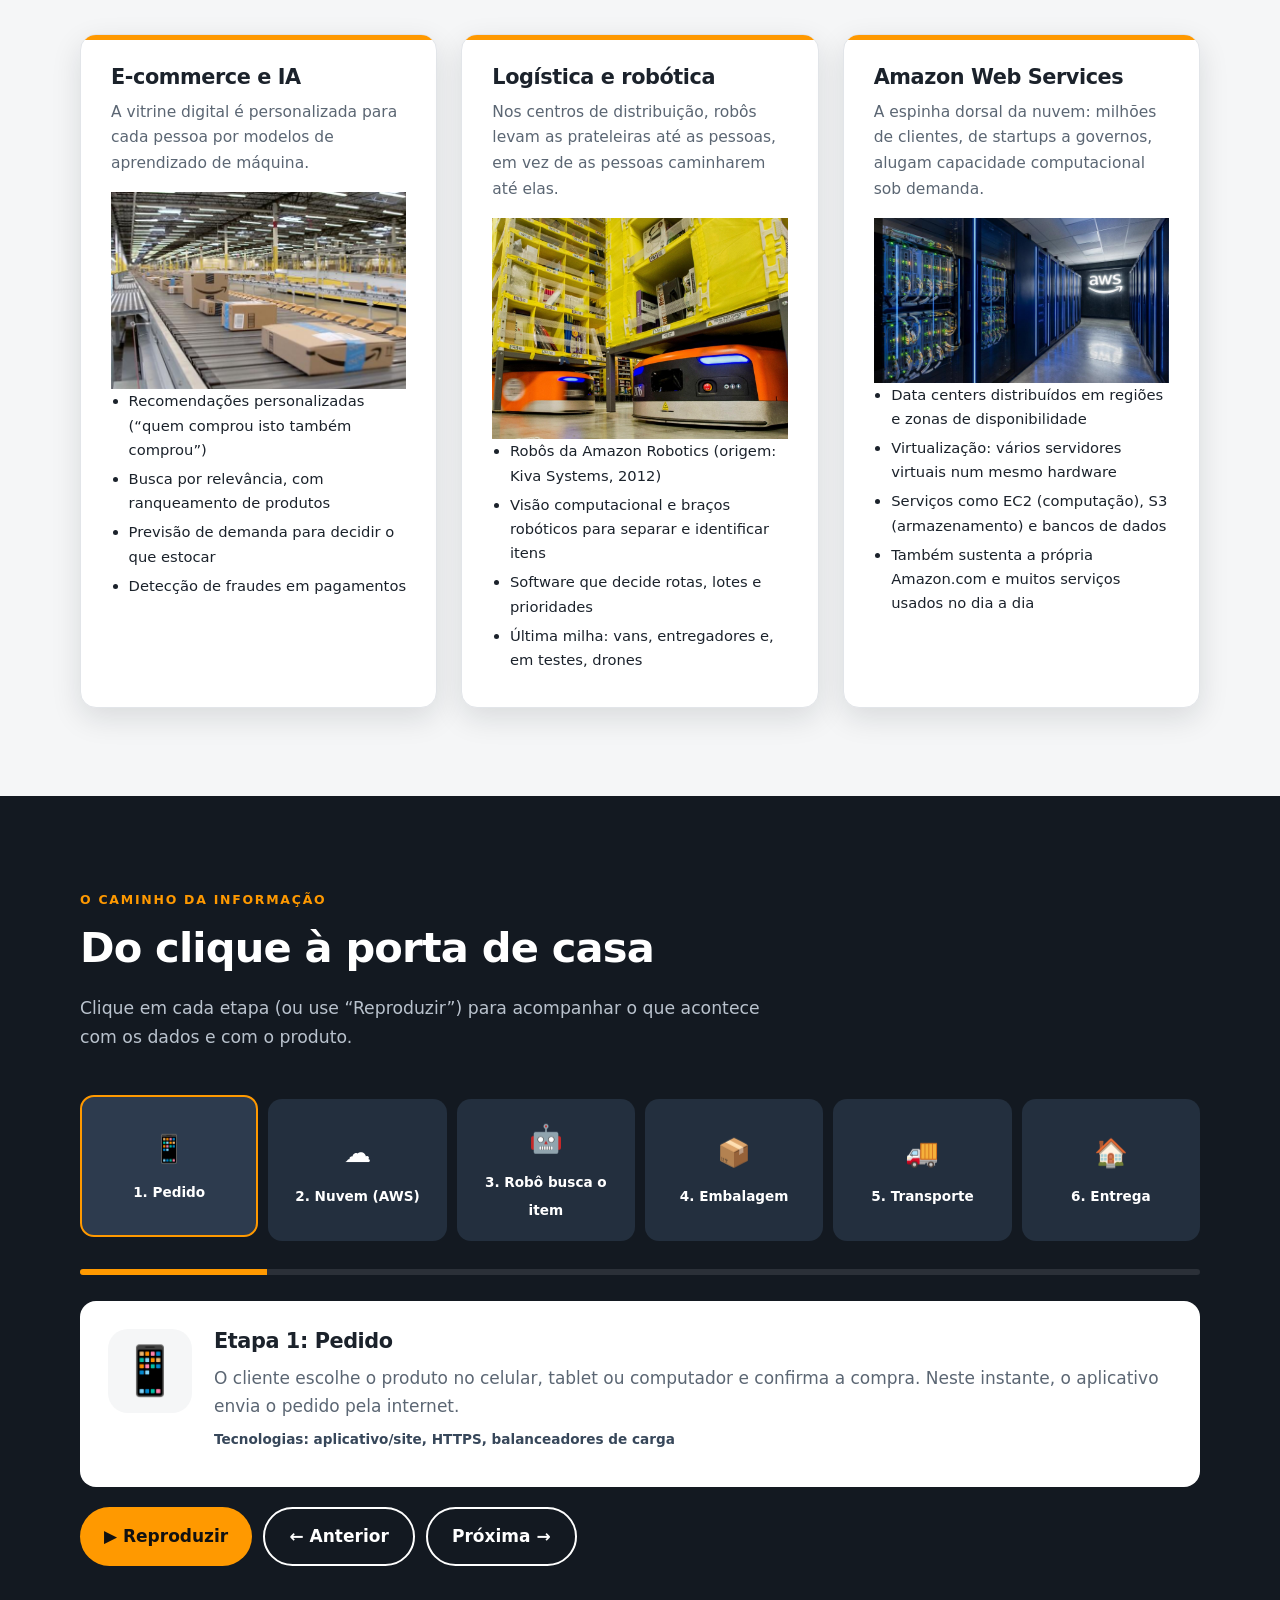
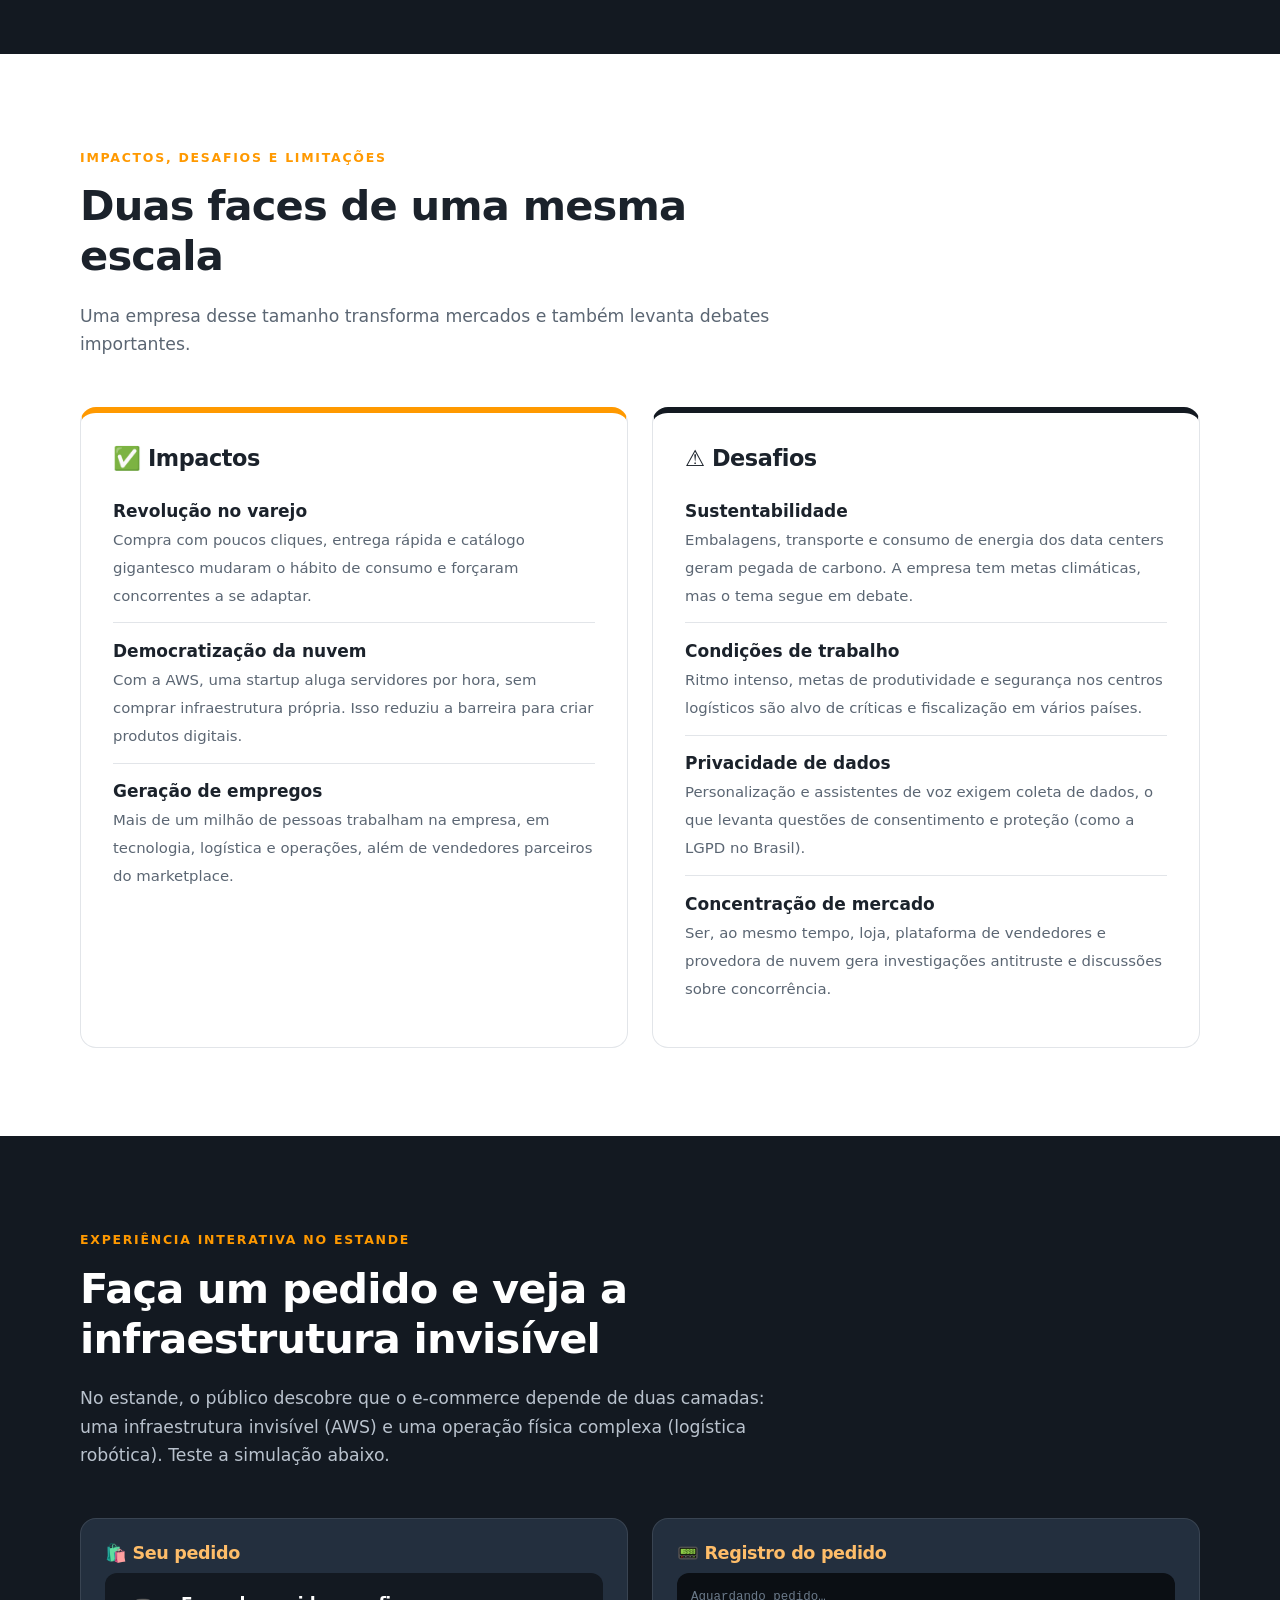
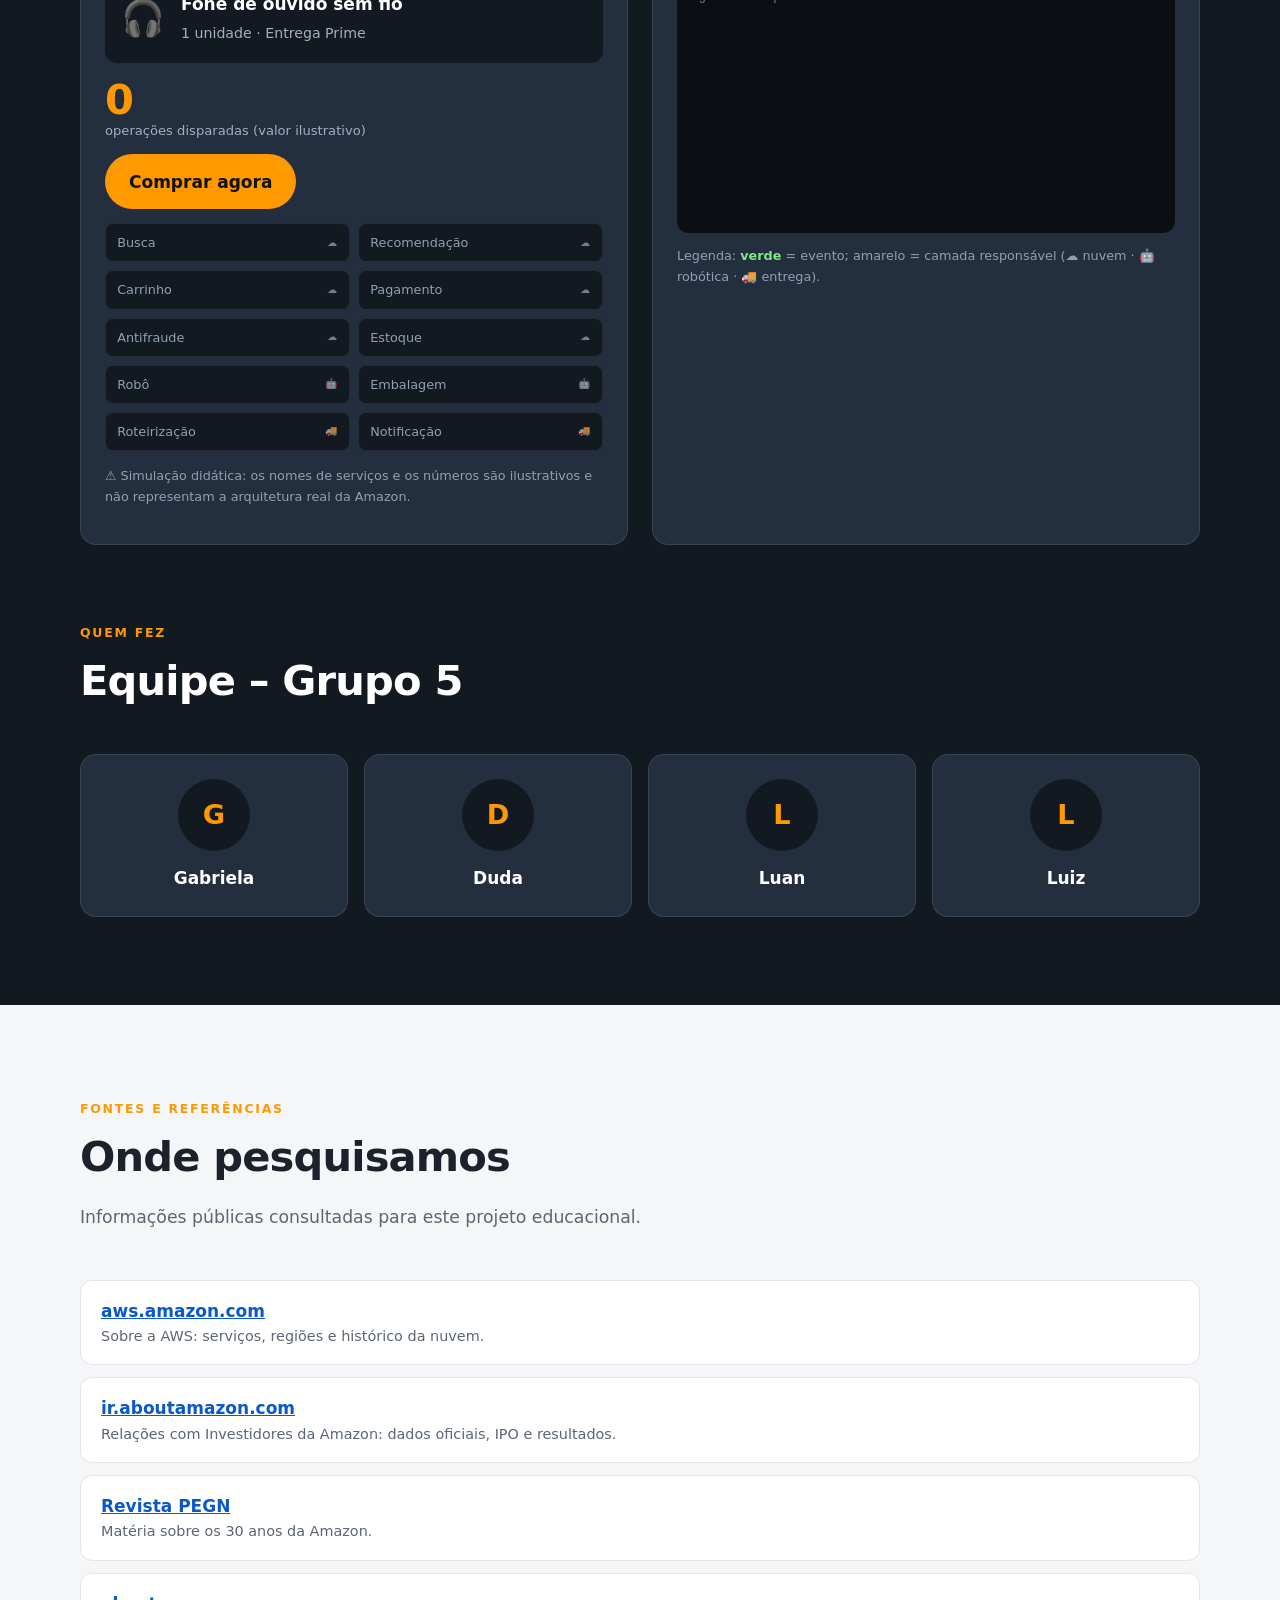
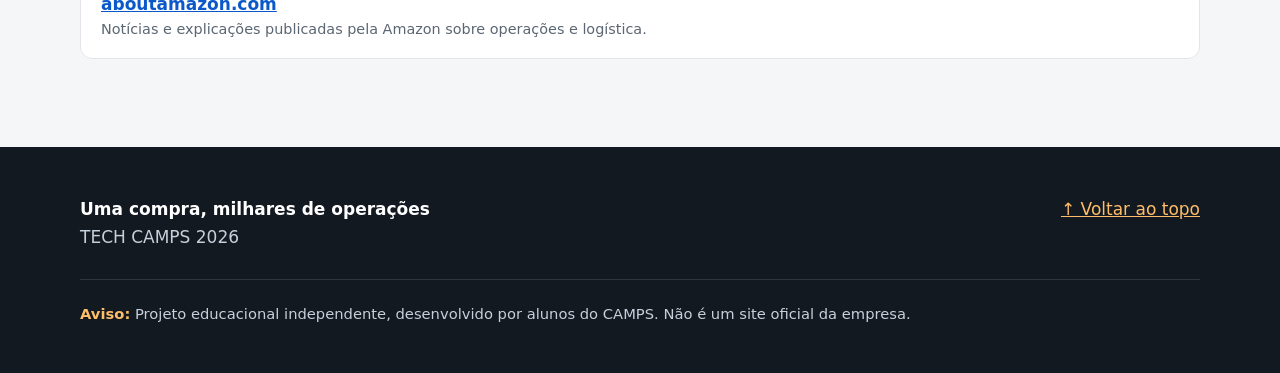
<file: TechCamps/index.html>
<!DOCTYPE html>
<html lang="pt-BR">
<head>
<meta charset="UTF-8">
<meta name="viewport" content="width=device-width, initial-scale=1">
<title>Uma compra, milhares de operações | Amazon · TECH CAMPS 2026</title>
<meta name="description" content="Projeto educacional independente sobre a Amazon: nuvem, sistemas e comércio digital. TECH CAMPS 2026 – Grupo 5.">
<meta name="theme-color" content="#131921">

<!-- ALTERAÇÃO: favicon próprio do projeto. -->
<link rel="icon" type="imagem/png" href="./assets/logo.png">

<link rel="stylesheet" href="style.css">
</head>
<body>

<a class="skip" href="#conteudo">Ir para o conteúdo</a>

<!-- ================= CABEÇALHO ================= -->
<header class="site">
  <div class="container nav">
    <a class="brand" href="#inicio" aria-label="Início">
      <span class="brand-mark" aria-hidden="true">
         <img src="./assets/logo.png" alt="" class="brand-logo">
        <!-- <svg width="20" height="20" viewBox="0 0 24 24" fill="none" stroke="currentColor" stroke-width="2.4" stroke-linecap="round" stroke-linejoin="round"><path d="M21 8l-9-5-9 5 9 5 9-5z"/><path d="M3 8v8l9 5 9-5V8"/><path d="M12 13v8"/></svg> -->
      </span>
      <span>Uma compra, milhares de operações<small>TECH CAMPS 2026 · Grupo 5</small></span>
    </a>
    <button class="burger" id="burger" aria-label="Abrir menu" aria-expanded="false" aria-controls="menu">
      <svg width="26" height="26" viewBox="0 0 24 24" fill="none" stroke="currentColor" stroke-width="2.2" stroke-linecap="round"><path d="M3 6h18M3 12h18M3 18h18"/></svg>
    </button>
    <nav aria-label="Principal">
      <ul id="menu">
        <li><a class="link" href="#apresentacao">Apresentação</a></li>
        <li><a class="link" href="#historia">História</a></li>
        <li><a class="link" href="#pilares">Pilares</a></li>
        <li><a class="link" href="#caminho">Caminho</a></li>
        <li><a class="link" href="#impactos">Impactos</a></li>
        <li><a class="link" href="#estande">Estande</a></li>
        <li><a class="link" href="#fontes">Fontes</a></li>
      </ul>
    </nav>
  </div>
</header>

<main id="conteudo">

<!-- ================= HERO ================= -->
<section class="hero" id="inicio">
  <div class="container hero-grid">
    <div>
      <span class="eyebrow">Nuvem · Sistemas · Comércio digital</span>
      <h1>Uma compra,<br><span>milhares de operações.</span></h1>
      <p class="lead">Quando você toca em “Comprar agora”, começa uma corrida invisível: servidores na nuvem, algoritmos, robôs e rotas de entrega trabalham juntos antes de o pacote chegar à sua porta. Este projeto mostra como a Amazon faz isso.</p>
      <div class="hero-cta">
        <a class="btn btn-primary" href="#caminho">Ver o caminho do pedido →</a>
        <a class="btn btn-ghost" href="#estande">Experiência interativa</a>
      </div>
      <div class="badges">
        <span class="badge"> TECH CAMPS 2026</span>
        <span class="badge">Grupo 5</span>
        <span class="badge">Gabriela · Duda · Luan · Luiz</span>
      </div>
    </div>
    <div class="stack" aria-hidden="true">
      <div class="layer"><div class="ico">📱</div><div><b>1. Pedido</b><span>Cliente toca em “Comprar”</span></div></div>
      <div class="layer"><div class="ico">☁️</div><div><b>2. Nuvem (AWS)</b><span>Sistemas processam em milissegundos</span></div></div>
      <div class="layer"><div class="ico">🤖</div><div><b>3. Robôs</b><span>O estoque vai até o funcionário</span></div></div>
      <div class="layer"><div class="ico">📦</div><div><b>4. Entrega</b><span>Rota otimizada até o destino</span></div></div>
    </div>
  </div>
</section>

<!-- ================= APRESENTAÇÃO ================= -->
<section id="apresentacao">
  <div class="container intro-grid">
    <div class="reveal">
      <span class="eyebrow"> Amazon </span>
      <h2>Da livraria online a gigante de tecnologia</h2>
      <p>A <strong>Amazon.com, Inc.</strong> é uma empresa multinacional americana de tecnologia, com sede em <strong>Seattle, Washington</strong> (e uma segunda sede em Arlington, Virgínia). É considerada uma das <strong>“Big Five”</strong> da tecnologia, ao lado de Alphabet (Google), Apple, Meta e Microsoft.</p>
      <p>Fundada como uma livraria online, hoje é um dos maiores e-commerces, <strong>uma grande provedora de serviços de nuvem (AWS)</strong> e dona do <strong>Prime Video</strong>, um serviço de streaming conhecido globalmente.</p>
      <p>Este site é a participação do <strong>Grupo 5</strong> na <strong> TECH CAMPS 2026</strong>, com a equipe formada por <strong>Gabriela, Duda, Luan e Luiz</strong>.</p>
    </div>
    <div class="reveal">
      <div class="facts">
        <div class="fact"><strong>1994</strong><span>Ano de fundação, por Jeff Bezos</span></div>
        <div class="fact"><strong>1,5<em>M+</em></strong><span>Funcionários no mundo (ordem de grandeza, 2024)</span></div>
        <div class="fact"><strong>3</strong><span>Pilares tecnológicos que analisamos</span></div>
        <div class="fact"><strong>1<em>M</em></strong><span>Robôs em operação, segundo a própria Amazon (2025)</span></div>
      </div>
      <p class="note">Números aproximados e sujeitos a atualização. Consulte as fontes ao final da página.</p>
    </div>
  </div>
</section>

<!-- ================= HISTÓRIA ================= -->
<section id="historia" class="dark">
  <div class="container">
    <div class="section-head reveal">
      <span class="eyebrow"> História e linha do tempo</span>
      <h2>Mais de 30 anos construindo a infraestrutura do comércio digital</h2>
      <p>Cada marco abaixo adicionou uma peça ao sistema que hoje transforma um clique em milhares de operações.</p>
    </div>
    <ol class="timeline">
      <li class="tl-item reveal"><span class="tl-dot"></span><div class="tl-card"><div class="tl-year">1994</div><h3>Fundação</h3><p>Jeff Bezos funda a empresa em 5 de julho, em Bellevue (Washington), numa garagem. O nome inicial era Cadabra.com; foco em livros.</p></div></li>
      <li class="tl-item reveal"><span class="tl-dot"></span><div class="tl-card"><div class="tl-year">1995</div><h3>Site no ar</h3><p>Já com o nome Amazon (inspirado no rio), o site de vendas de livros abre ao público em julho.</p></div></li>
      <li class="tl-item reveal"><span class="tl-dot"></span><div class="tl-card"><div class="tl-year">1997</div><h3>IPO na NASDAQ</h3><p>Em 15 de maio, a empresa abre capital (Oferta Pública Inicial) a US$ 18 por ação.</p></div></li>
      <li class="tl-item reveal"><span class="tl-dot"></span><div class="tl-card"><div class="tl-year">2005</div><h3>Amazon Prime</h3><p>Lançado nos EUA em fevereiro, com frete grátis em dois dias por uma assinatura anual. Mudou as expectativas de entrega.</p></div></li>
      <li class="tl-item reveal"><span class="tl-dot"></span><div class="tl-card"><div class="tl-year">2006</div><h3>Amazon Web Services (AWS)</h3><p>Lançamento comercial de infraestrutura em nuvem, com o armazenamento S3 (março) e os servidores virtuais EC2 (agosto).</p><span class="tag">☁️ Nuvem</span></div></li>
      <li class="tl-item reveal"><span class="tl-dot"></span><div class="tl-card"><div class="tl-year">2007</div><h3>Kindle</h3><p>Em novembro, chega o leitor de livros digitais, levando a Amazon ao hardware.</p></div></li>
      <li class="tl-item reveal"><span class="tl-dot"></span><div class="tl-card"><div class="tl-year">2011</div><h3>AWS chega ao Brasil</h3><p> A AWS abriu a região América do Sul (São Paulo), ampliando a disponibilidade de serviços de computação em nuvem para organizações no Brasil e na região. Esse marco se refere à região AWS, e não à abertura de um único data center..</p><span class="tag">🇧🇷 Brasil</span></div></li>
      <li class="tl-item reveal"><span class="tl-dot"></span><div class="tl-card"><div class="tl-year">2012</div><h3>Kiva Systems e Amazon.com.br</h3><p>A Amazon compra a Kiva Systems (cerca de US$ 775 milhões), que depois vira Amazon Robotics. No fim do ano, a Amazon.com.br começa a operar, inicialmente com livros.</p><span class="tag">🤖 Robótica</span> <span class="tag">🇧🇷 Brasil</span></div></li>
      <li class="tl-item reveal"><span class="tl-dot"></span><div class="tl-card"><div class="tl-year">2014</div><h3>Echo e Alexa</h3><p>O alto-falante inteligente Echo com a assistente Alexa é anunciado em novembro (vendas amplas a partir de 2015).</p></div></li>
      <li class="tl-item reveal"><span class="tl-dot"></span><div class="tl-card"><div class="tl-year">2016</div><h3>Primeira entrega por drone</h3><p>O programa Prime Air, anunciado em 2013, faz sua primeira entrega a um cliente, no Reino Unido.</p><span class="tag">🚁 Prime Air</span></div></li>
      <li class="tl-item reveal"><span class="tl-dot"></span><div class="tl-card"><div class="tl-year">2017</div><h3>Aquisição da Whole Foods Market</h3><p>Compra de cerca de US$ 13,7 bilhões, levando a Amazon ao varejo alimentar físico.</p></div></li>
      <li class="tl-item reveal"><span class="tl-dot"></span><div class="tl-card"><div class="tl-year">2024–25</div><h3>Robótica em grande escala e drones</h3><p>A rede logística segue automatizando com robôs (a Amazon informou chegar a 1 milhão deles em 2025) e o Prime Air testa o drone MK30 em áreas limitadas dos EUA.</p><span class="tag">🤖 Automação</span></div></li>
    </ol>
  </div>
</section>

<!-- ================= 3. PILARES ================= -->
<section id="pilares" class="alt">
  <div class="container">
    <div class="section-head reveal">
      <span class="eyebrow">Três pilares tecnológicos</span>
      <h2>O tripé que sustenta cada pedido</h2>
      <p>Site, armazém e nuvem funcionam como uma única máquina.</p>
    </div>
    <div class="pillars">
      <article class="pillar reveal">
        <!-- <span class="num">PILAR 1</span><div class="big">🛒</div> -->
        <h3>E-commerce e IA</h3>
        <p>A vitrine digital é personalizada para cada pessoa por modelos de aprendizado de máquina.</p>
             <img
  src="./assets/ecommerce.jpg"
  alt="Pacotes e processamento de pedidos em um centro de distribuição"
  class="pillar-image"
>
        <ul>
          <li>Recomendações personalizadas (“quem comprou isto também comprou”)</li>
          <li>Busca por relevância, com ranqueamento de produtos</li>
          <li>Previsão de demanda para decidir o que estocar</li>
          <li>Detecção de fraudes em pagamentos</li>
        </ul>
      </article>
      <article class="pillar reveal">
        <!-- <span class="num">PILAR 2</span><div class="big">🤖</div> -->
        <h3>Logística e robótica</h3>
        <p>Nos centros de distribuição, robôs levam as prateleiras até as pessoas, em vez de as pessoas caminharem até elas.</p>
             <img
  src="./assets/logistica.png"
  alt="Pacotes e processamento de pedidos em um centro de distribuição"
  class="pillar-image"
>
        <ul>
          <li>Robôs da Amazon Robotics (origem: Kiva Systems, 2012)</li>
          <li>Visão computacional e braços robóticos para separar e identificar itens</li>
          <li>Software que decide rotas, lotes e prioridades</li>
          <li>Última milha: vans, entregadores e, em testes, drones</li>
        </ul>
      </article>
      <article class="pillar reveal">
        <!-- <span class="num">PILAR 3</span><div class="big">☁️</div> -->
        <h3>Amazon Web Services</h3>
        <p>A espinha dorsal da nuvem: milhões de clientes, de startups a governos, alugam capacidade computacional sob demanda.</p>

       <img src="./assets/nuvem.jpg"
  alt="Pacotes e processamento de pedidos em um centro de distribuição"
  class="pillar-image">
        <ul>
          <li>Data centers distribuídos em regiões e zonas de disponibilidade</li>
          <li>Virtualização: vários servidores virtuais num mesmo hardware</li>
          <li>Serviços como EC2 (computação), S3 (armazenamento) e bancos de dados</li>
          <li>Também sustenta a própria Amazon.com e muitos serviços usados no dia a dia</li>
        </ul>
      </article>
    </div>
  </div>
</section>

<!-- ================= 4. CAMINHO DA INFORMAÇÃO ================= -->
<section id="caminho" class="dark">
  <div class="container">
    <div class="section-head reveal">
      <span class="eyebrow">O caminho da informação</span>
      <h2>Do clique à porta de casa</h2>
      <p>Clique em cada etapa (ou use “Reproduzir”) para acompanhar o que acontece com os dados e com o produto.</p>
    </div>
    <div class="journey" id="journey" role="tablist" aria-label="Etapas do pedido"></div>
    <div class="progress" aria-hidden="true"><i id="jprog"></i></div>
    <div class="j-detail" id="jdetail" aria-live="polite"></div>
    <div class="j-controls">
      <button class="btn btn-primary" id="jplay">▶ Reproduzir</button>
      <button class="btn btn-ghost" id="jprev">← Anterior</button>
      <button class="btn btn-ghost" id="jnext">Próxima →</button>
    </div>
  </div>
</section>

<!-- ================= 5. IMPACTOS ================= -->
<section id="impactos">
  <div class="container">
    <div class="section-head reveal">
      <span class="eyebrow">Impactos, desafios e limitações</span>
      <h2>Duas faces de uma mesma escala</h2>
      <p>Uma empresa desse tamanho transforma mercados e também levanta debates importantes.</p>
    </div>
    <div class="two-col">
      <div class="panel pos reveal">
        <h3>✅ Impactos</h3>
        <ul>
          <li><b>Revolução no varejo</b><span>Compra com poucos cliques, entrega rápida e catálogo gigantesco mudaram o hábito de consumo e forçaram concorrentes a se adaptar.</span></li>
          <li><b>Democratização da nuvem</b><span>Com a AWS, uma startup aluga servidores por hora, sem comprar infraestrutura própria. Isso reduziu a barreira para criar produtos digitais.</span></li>
          <li><b>Geração de empregos</b><span>Mais de um milhão de pessoas trabalham na empresa, em tecnologia, logística e operações, além de vendedores parceiros do marketplace.</span></li>
        </ul>
      </div>
      <div class="panel neg reveal">
        <h3>⚠️ Desafios</h3>
        <ul>
          <li><b>Sustentabilidade</b><span>Embalagens, transporte e consumo de energia dos data centers geram pegada de carbono. A empresa tem metas climáticas, mas o tema segue em debate.</span></li>
          <li><b>Condições de trabalho</b><span>Ritmo intenso, metas de produtividade e segurança nos centros logísticos são alvo de críticas e fiscalização em vários países.</span></li>
          <li><b>Privacidade de dados</b><span>Personalização e assistentes de voz exigem coleta de dados, o que levanta questões de consentimento e proteção (como a LGPD no Brasil).</span></li>
          <li><b>Concentração de mercado</b><span>Ser, ao mesmo tempo, loja, plataforma de vendedores e provedora de nuvem gera investigações antitruste e discussões sobre concorrência.</span></li>
        </ul>
      </div>
    </div>
  </div>
</section>

<!-- ================= 6. EXPERIÊNCIA INTERATIVA ================= -->
<section id="estande" class="dark">
  <div class="container">
    <div class="section-head reveal">
      <span class="eyebrow"> Experiência interativa no estande</span>
      <h2>Faça um pedido e veja a infraestrutura invisível</h2>
      <p>No estande, o público descobre que o e-commerce depende de duas camadas: uma infraestrutura invisível (AWS) e uma operação física complexa (logística robótica). Teste a simulação abaixo.</p>
    </div>
    <div class="sim reveal">
      <div class="sim-box">
        <h3>🛍️ Seu pedido</h3>
        <div class="cart"><span class="ic">🎧</span><div><b>Fone de ouvido sem fio</b><br><small>1 unidade · Entrega Prime</small></div></div>
        <div class="counter" id="opsCount">0</div>
        <div class="counter-label">operações disparadas (valor ilustrativo)</div>
        <button class="btn btn-primary" id="simBtn">Comprar agora</button>
        <div class="svc-list" id="svcList"></div>
        <p class="disclaimer-sim">⚠️ Simulação didática: os nomes de serviços e os números são ilustrativos e não representam a arquitetura real da Amazon.</p>
      </div>
      <div class="sim-box">
        <h3>📟 Registro do pedido</h3>
        <div class="log" id="log" role="log" aria-live="polite"><div class="t">Aguardando pedido…</div></div>
        <p class="disclaimer-sim" style="margin-top:12px">Legenda: <b style="color:#7ee787">verde</b> = evento; <span class="c">amarelo</span> = camada responsável (☁️ nuvem · 🤖 robótica · 🚚 entrega).</p>
      </div>
    </div>

    <div class="section-head" style="margin-top:72px">
      <span class="eyebrow">Quem fez</span>
      <h2>Equipe – Grupo 5</h2>
    </div>
    <div class="team">
      <div class="member" style="background:var(--ink-2);border-color:rgba(255,255,255,.1)"><div class="avatar">G</div><b>Gabriela</b></div>
      <div class="member" style="background:var(--ink-2);border-color:rgba(255,255,255,.1)"><div class="avatar">D</div><b>Duda</b></div>
      <div class="member" style="background:var(--ink-2);border-color:rgba(255,255,255,.1)"><div class="avatar">L</div><b>Luan</b></div>
      <div class="member" style="background:var(--ink-2);border-color:rgba(255,255,255,.1)"><div class="avatar">L</div><b>Luiz</b></div>
    </div>
  </div>
</section>

<!-- ================= 7. FONTES ================= -->
<section id="fontes" class="alt">
  <div class="container">
    <div class="section-head reveal">
      <span class="eyebrow"> Fontes e referências</span>
      <h2>Onde pesquisamos</h2>
      <p>Informações públicas consultadas para este projeto educacional.</p>
    </div>
    <ul class="sources reveal">
      <li><a href="https://aws.amazon.com" target="_blank" rel="noopener noreferrer">aws.amazon.com</a><span>Sobre a AWS: serviços, regiões e histórico da nuvem.</span></li>
      <li><a href="https://ir.aboutamazon.com" target="_blank" rel="noopener noreferrer">ir.aboutamazon.com</a><span>Relações com Investidores da Amazon: dados oficiais, IPO e resultados.</span></li>
      <li><a href="https://revistapegn.globo.com/negocios/noticia/2024/07/30-anos-da-amazon-relembre-a-trajetoria-da-gigante-da-tecnologia-fundada-por-jeff-bezos.ghtml" target="_blank" rel="noopener noreferrer">Revista PEGN</a><span>Matéria sobre os 30 anos da Amazon.</span></li>
     <li><a href="https://www.aboutamazon.com/news/operations" target="_blank" rel="noopener noreferrer">aboutamazon.com</a><span>Notícias e explicações publicadas pela Amazon sobre operações e logística.</span></li>
    
    </ul>
  </div>
</section>

</main>

<!-- ================= RODAPÉ ================= -->
<footer>
  <div class="container">
    <div class="foot-grid">
      <div><b style="color:#fff">Uma compra, milhares de operações</b><br> TECH CAMPS 2026 </div>
      <div><a href="#inicio" style="color:var(--yellow)">↑ Voltar ao topo</a></div>
    </div>
    <p class="foot-aviso"><strong>Aviso:</strong> Projeto educacional independente, desenvolvido por alunos do CAMPS. Não é um site oficial da empresa.</p>
  </div>

  
</footer>

<script src="script.js" defer></script>
</body>
</html>
</file>
<file: style.css>
/*  VARIÁVEIS E RESET */
:root{
  --ink:#131921;          /* preto "tinta" (fundo escuro) */
  --ink-2:#232f3e;        /* azul-grafite */
  --ink-3:#37475a;
  --orange:#ff9900;       /* laranja de destaque */
  --yellow:#febd69;       /* amarelo suave */
  --white:#ffffff;
  --paper:#f5f6f7;
  --text:#1b222b;
  --muted:#5b6673;
  --line:#e2e5e9;
  --radius:16px;
  --shadow:0 10px 30px rgba(19,25,33,.12);
  --max:1120px;
}
*,*::before,*::after{box-sizing:border-box}
html{scroll-behavior:smooth;scroll-padding-top:80px}
body{
  margin:0;font-family:system-ui,-apple-system,"Segoe UI",Roboto,"Helvetica Neue",Arial,sans-serif;
  color:var(--text);background:var(--white);line-height:1.65;font-size:17px;
  -webkit-font-smoothing:antialiased;
}
img,svg{max-width:100%;display:block}
a{color:inherit}
h1,h2,h3{line-height:1.2;margin:0 0 .5em;letter-spacing:-.02em}
p{margin:0 0 1em}
.container{width:min(100% - 2.5rem,var(--max));margin-inline:auto}
section{padding:88px 0}
.skip{position:absolute;left:-999px;top:0;background:var(--orange);color:#000;padding:.6rem 1rem;z-index:200;font-weight:700}
.skip:focus{left:0}
:focus-visible{outline:3px solid var(--orange);outline-offset:3px;border-radius:6px}

/* Etiqueta acima dos títulos */
.eyebrow{display:inline-block;font-size:.78rem;font-weight:800;letter-spacing:.14em;text-transform:uppercase;color:var(--orange);margin-bottom:.8rem}
.section-head{max-width:720px;margin-bottom:48px}
.section-head h2{font-size:clamp(1.8rem,4vw,2.6rem)}
.section-head p{color:var(--muted);font-size:1.08rem}
.dark{background:var(--ink);color:var(--white)}
.dark .section-head p{color:#b9c2cd}
.alt{background:var(--paper)}

/* Botões */
.btn{display:inline-flex;align-items:center;gap:.5rem;border:0;cursor:pointer;font:inherit;font-weight:700;
  padding:.85rem 1.5rem;border-radius:999px;text-decoration:none;transition:transform .15s,box-shadow .15s,background .15s}
.btn-primary{background:var(--orange);color:#111}
.btn-primary:hover{background:var(--yellow);transform:translateY(-2px);box-shadow:0 8px 20px rgba(255,153,0,.35)}
.btn-ghost{background:transparent;color:inherit;border:2px solid currentColor}
.btn-ghost:hover{background:rgba(255,255,255,.1)}

/*  NAVEGAÇÃO */
header.site{position:sticky;top:0;z-index:100;background:rgba(19,25,33,.96);backdrop-filter:blur(8px);border-bottom:1px solid rgba(255,255,255,.08)}
.nav{display:flex;align-items:center;justify-content:space-between;height:68px}
.brand{display:flex;align-items:center;gap:.7rem;text-decoration:none;color:#fff;font-weight:800}
.brand-mark{width:34px;height:34px;border-radius:9px;background:var(--orange);display:grid;place-items:center;color:#111}
.brand small{display:block;font-weight:500;color:#9fb0c3;font-size:.7rem;letter-spacing:.05em}
.nav ul{display:flex;gap:.2rem;list-style:none;margin:0;padding:0}
.nav a.link{display:block;color:#d5dce4;text-decoration:none;font-size:.9rem;font-weight:600;padding:.5rem .75rem;border-radius:8px;transition:.15s}
.nav a.link:hover,.nav a.link.active{color:#fff;background:rgba(255,255,255,.08)}
.nav a.link.active{box-shadow:inset 0 -2px 0 var(--orange)}
.burger{display:none;background:none;border:0;color:#fff;cursor:pointer;padding:.5rem}
@media (max-width:960px){
  .burger{display:block}
  .nav ul{position:absolute;top:68px;left:0;right:0;background:var(--ink);flex-direction:column;padding:.5rem 1.25rem 1.25rem;
    border-bottom:1px solid rgba(255,255,255,.1);display:none}
  .nav ul.open{display:flex}
  .nav a.link{padding:.85rem .5rem}
}

/* HERO */
.hero{background:radial-gradient(1200px 500px at 85% -10%,rgba(255,153,0,.22),transparent 60%),var(--ink);color:#fff;padding:96px 0 80px;overflow:hidden}
.hero-grid{display:grid;grid-template-columns:1.1fr .9fr;gap:48px;align-items:center}
.hero h1{font-size:clamp(2.2rem,6vw,4rem);margin-bottom:.4em}
.hero h1 span{color:var(--orange)}
.hero p.lead{font-size:1.15rem;color:#c6d0db;max-width:560px}
.hero-cta{display:flex;flex-wrap:wrap;gap:.8rem;margin-top:1.6rem}
.badges{display:flex;flex-wrap:wrap;gap:.5rem;margin-top:2rem}
.badge{font-size:.8rem;padding:.35rem .8rem;border-radius:999px;background:rgba(255,255,255,.08);border:1px solid rgba(255,255,255,.14);color:#d7dee6}

/* Ilustração do hero: pacote que percorre as camadas */
.stack{position:relative;display:grid;gap:14px}
.layer{display:flex;align-items:center;gap:14px;padding:16px 18px;border-radius:14px;background:var(--ink-2);border:1px solid rgba(255,255,255,.1);
  animation:pulse 8s infinite;opacity:.85}
.layer:nth-child(1){animation-delay:0s}.layer:nth-child(2){animation-delay:2s}
.layer:nth-child(3){animation-delay:4s}.layer:nth-child(4){animation-delay:6s}
.layer .ico{width:44px;height:44px;border-radius:12px;background:rgba(255,153,0,.15);display:grid;place-items:center;font-size:1.4rem;flex:none}
.layer b{display:block}.layer span{font-size:.85rem;color:#9fb0c3}
@keyframes pulse{0%,22%{border-color:var(--orange);box-shadow:0 0 0 4px rgba(255,153,0,.18);opacity:1}28%,100%{border-color:rgba(255,255,255,.1);box-shadow:none;opacity:.85}}
@media (max-width:860px){.hero-grid{grid-template-columns:1fr}.hero{padding:64px 0}}


.intro-grid{display:grid;grid-template-columns:1.2fr .8fr;gap:48px;align-items:start}
.facts{display:grid;grid-template-columns:1fr 1fr;gap:14px}
.fact{background:var(--paper);border-radius:var(--radius);padding:20px;border:1px solid var(--line)}
.fact strong{display:block;font-size:1.8rem;color:var(--ink);letter-spacing:-.02em}
.fact strong em{font-style:normal;color:var(--orange)}
.fact span{font-size:.85rem;color:var(--muted)}
.note{font-size:.82rem;color:var(--muted);margin-top:.8rem}
@media (max-width:860px){.intro-grid{grid-template-columns:1fr}}

/* LINHA DO TEMPO */
.timeline{position:relative;list-style:none;margin:0;padding:0}
.timeline::before{content:"";position:absolute;left:22px;top:0;bottom:0;width:3px;background:linear-gradient(var(--orange),rgba(255,153,0,.1));border-radius:3px}
.tl-item{position:relative;padding:0 0 28px 64px}
.tl-dot{position:absolute;left:11px;top:6px;width:25px;height:25px;border-radius:50%;background:var(--ink);border:4px solid var(--orange)}
.tl-card{background:var(--ink-2);border:1px solid rgba(255,255,255,.1);border-radius:var(--radius);padding:18px 22px}
.tl-year{font-size:1.4rem;font-weight:800;color:var(--orange)}
.tl-card h3{font-size:1.05rem;margin:.1rem 0 .4rem}
.tl-card p{margin:0;color:#b9c2cd;font-size:.95rem}
.tl-card .tag{display:inline-block;margin-top:.6rem;font-size:.72rem;font-weight:700;padding:.2rem .6rem;border-radius:999px;background:rgba(255,153,0,.15);color:var(--yellow)}
@media (min-width:900px){
  .timeline::before{left:50%;transform:translateX(-50%)}
  .tl-item{width:50%;padding:0 48px 32px 0}
  .tl-item:nth-child(even){margin-left:50%;padding:0 0 32px 48px}
  .tl-dot{left:auto;right:-12px}
  .tl-item:nth-child(even) .tl-dot{right:auto;left:-12px}
}

/*PILARES*/
.pillars{display:grid;grid-template-columns:repeat(3,1fr);gap:24px}
.pillar{background:#fff;border:1px solid var(--line);border-radius:var(--radius);padding:30px;box-shadow:var(--shadow);position:relative;overflow:hidden;transition:transform .2s}
.pillar:hover{transform:translateY(-6px)}
.pillar::before{content:"";position:absolute;inset:0 0 auto 0;height:5px;background:var(--orange)}
.pillar .num{font-size:.8rem;font-weight:800;color:var(--orange);letter-spacing:.12em}
.pillar .big{font-size:2.2rem;margin:.4rem 0}
.pillar h3{font-size:1.3rem}
.pillar p{color:var(--muted);font-size:.97rem}
.pillar ul{margin:0;padding-left:1.1rem;color:var(--text);font-size:.92rem}
.pillar li{margin-bottom:.3rem}
@media (max-width:900px){.pillars{grid-template-columns:1fr}}

/*  CAMINHO DA INFORMAÇÃO  */
.journey{display:grid;grid-template-columns:repeat(6,1fr);gap:10px;counter-reset:s;margin-bottom:28px;position:relative}
.j-step{background:var(--ink-2);border:2px solid transparent;border-radius:14px;padding:16px 10px;text-align:center;cursor:pointer;color:#fff;font:inherit;transition:.2s}
.j-step .ic{font-size:1.7rem;display:block;margin-bottom:.3rem}
.j-step small{display:block;font-size:.76rem;color:#9fb0c3;line-height:1.3}
.j-step b{font-size:.85rem}
.j-step:hover{border-color:rgba(255,153,0,.5)}
.j-step.active{border-color:var(--orange);background:#2d3b4e;transform:translateY(-4px)}
.j-step.done{background:rgba(255,153,0,.14)}
.progress{height:6px;background:rgba(255,255,255,.1);border-radius:6px;overflow:hidden;margin-bottom:26px}
.progress i{display:block;height:100%;width:0;background:var(--orange);transition:width .5s}
.j-detail{background:#fff;color:var(--text);border-radius:var(--radius);padding:28px;display:grid;grid-template-columns:auto 1fr;gap:22px;align-items:start;min-height:170px}
.j-detail .ic{font-size:3rem;background:var(--paper);width:84px;height:84px;border-radius:20px;display:grid;place-items:center}
.j-detail h3{font-size:1.3rem}
.j-detail p{color:var(--muted);margin-bottom:.5rem}
.j-detail .tech{font-size:.85rem;font-weight:700;color:var(--ink-3)}
.j-controls{display:flex;gap:.7rem;margin-top:20px;flex-wrap:wrap}
@media (max-width:860px){
  .journey{grid-template-columns:repeat(2,1fr)}
  .j-detail{grid-template-columns:1fr}
}

/* IMPACTOS E DESAFIOS */
.two-col{display:grid;grid-template-columns:1fr 1fr;gap:24px}
.panel{border-radius:var(--radius);padding:32px;border:1px solid var(--line);background:#fff}
.panel.pos{border-top:6px solid var(--orange)}
.panel.neg{border-top:6px solid var(--ink)}
.panel h3{font-size:1.4rem}
.panel ul{list-style:none;padding:0;margin:0}
.panel li{padding:.85rem 0;border-bottom:1px solid var(--line)}
.panel li:last-child{border:0}
.panel li b{display:block}
.panel li span{color:var(--muted);font-size:.93rem}
@media (max-width:860px){.two-col{grid-template-columns:1fr}}

/* Simulador */
.sim{display:grid;grid-template-columns:1fr 1fr;gap:24px}
.sim-box{background:var(--ink-2);border:1px solid rgba(255,255,255,.1);border-radius:var(--radius);padding:24px}
.sim-box h3{font-size:1.1rem;color:var(--yellow)}
.cart{display:flex;align-items:center;gap:16px;background:var(--ink);padding:16px;border-radius:12px;margin-bottom:16px}
.cart .ic{font-size:2.2rem}
.cart small{color:#9fb0c3}
.counter{font-size:2.6rem;font-weight:800;color:var(--orange);letter-spacing:-.03em;line-height:1}
.counter-label{font-size:.82rem;color:#9fb0c3;margin-bottom:12px}
.svc-list{display:grid;grid-template-columns:1fr 1fr;gap:8px;margin:14px 0}
.svc{font-size:.8rem;padding:.5rem .7rem;border-radius:8px;background:var(--ink);border:1px solid rgba(255,255,255,.08);color:#8fa0b3;transition:.25s;display:flex;gap:.4rem;align-items:center}
.svc.on{color:#111;background:var(--orange);border-color:var(--orange);font-weight:700}
.svc .tier{font-size:.62rem;opacity:.75;margin-left:auto;text-transform:uppercase;letter-spacing:.06em}
.log{background:#0b0f14;border-radius:12px;padding:14px;font-family:ui-monospace,SFMono-Regular,Menlo,Consolas,monospace;font-size:.78rem;color:#7ee787;height:260px;overflow:auto}
.log div{margin-bottom:4px}.log .t{color:#6b7a8a}.log .c{color:var(--yellow)}
.disclaimer-sim{font-size:.8rem;color:#8fa0b3;margin-top:12px}
@media (max-width:860px){.sim{grid-template-columns:1fr}}

/* Equipe */
.team{display:grid;grid-template-columns:repeat(4,1fr);gap:16px}
.member{text-align:center;padding:24px 12px;border:1px solid var(--line);border-radius:var(--radius);background:#fff}
.avatar{width:72px;height:72px;border-radius:50%;background:var(--ink);color:var(--orange);display:grid;place-items:center;font-size:1.7rem;font-weight:800;margin:0 auto .8rem}
.member b{display:block}
@media (max-width:760px){.team{grid-template-columns:1fr 1fr}}

/* Fontes */
.sources{list-style:none;padding:0;margin:0;display:grid;gap:12px}
.sources li{background:#fff;border:1px solid var(--line);border-radius:12px;padding:16px 20px}
.sources a{color:#0a58ca;font-weight:700;word-break:break-all}
.sources span{display:block;color:var(--muted);font-size:.9rem}

/* Rodapé */
footer{background:var(--ink);color:#c6d0db;padding:48px 0 32px}
.foot-grid{display:flex;justify-content:space-between;gap:24px;flex-wrap:wrap;margin-bottom:28px}
.foot-aviso{border-top:1px solid rgba(255,255,255,.12);padding-top:22px;font-size:.92rem}
.foot-aviso strong{color:var(--yellow)}

/* Animação de entrada */
.reveal{opacity:0;transform:translateY(24px);transition:opacity .7s,transform .7s}
.reveal.in{opacity:1;transform:none}
@media (prefers-reduced-motion:reduce){
  html{scroll-behavior:auto}
  .reveal{opacity:1;transform:none;transition:none}
  .layer{animation:none}
  *{transition-duration:.01ms!important}
}
</file>
<file: TechCamps/style.css>
/*  VARIÁVEIS E RESET */
:root{
  --ink:#131921;          /* preto "tinta" (fundo escuro) */
  --ink-2:#232f3e;        /* azul-grafite */
  --ink-3:#37475a;
  --orange:#ff9900;       /* laranja de destaque */
  --yellow:#febd69;       /* amarelo suave */
  --white:#ffffff;
  --paper:#f5f6f7;
  --text:#1b222b;
  --muted:#5b6673;
  --line:#e2e5e9;
  --radius:16px;
  --shadow:0 10px 30px rgba(19,25,33,.12);
  --max:1120px;
}
*,*::before,*::after{box-sizing:border-box}
html{scroll-behavior:smooth;scroll-padding-top:80px}
body{
  margin:0;font-family:system-ui,-apple-system,"Segoe UI",Roboto,"Helvetica Neue",Arial,sans-serif;
  color:var(--text);background:var(--white);line-height:1.65;font-size:17px;
  -webkit-font-smoothing:antialiased;
}
img,svg{max-width:100%;display:block}
a{color:inherit}
h1,h2,h3{line-height:1.2;margin:0 0 .5em;letter-spacing:-.02em}
p{margin:0 0 1em}
.container{width:min(100% - 2.5rem,var(--max));margin-inline:auto}
section{padding:88px 0}
.skip{position:absolute;left:-999px;top:0;background:var(--orange);color:#000;padding:.6rem 1rem;z-index:200;font-weight:700}
.skip:focus{left:0}
:focus-visible{outline:3px solid var(--orange);outline-offset:3px;border-radius:6px}


.brand-logo {
  width: 32px;
  height: 32px;
  object-fit: contain;
  display: block;
}
/* Etiqueta acima dos títulos */
.eyebrow{display:inline-block;font-size:.78rem;font-weight:800;letter-spacing:.14em;text-transform:uppercase;color:var(--orange);margin-bottom:.8rem}
.section-head{max-width:720px;margin-bottom:48px}
.section-head h2{font-size:clamp(1.8rem,4vw,2.6rem)}
.section-head p{color:var(--muted);font-size:1.08rem}
.dark{background:var(--ink);color:var(--white)}
.dark .section-head p{color:#b9c2cd}
.alt{background:var(--paper)}

/* Botões */
.btn{display:inline-flex;align-items:center;gap:.5rem;border:0;cursor:pointer;font:inherit;font-weight:700;
  padding:.85rem 1.5rem;border-radius:999px;text-decoration:none;transition:transform .15s,box-shadow .15s,background .15s}
.btn-primary{background:var(--orange);color:#111}
.btn-primary:hover{background:var(--yellow);transform:translateY(-2px);box-shadow:0 8px 20px rgba(255,153,0,.35)}
.btn-ghost{background:transparent;color:inherit;border:2px solid currentColor}
.btn-ghost:hover{background:rgba(255,255,255,.1)}

/*  NAVEGAÇÃO */
header.site{position:sticky;top:0;z-index:100;background:rgba(19,25,33,.96);backdrop-filter:blur(8px);border-bottom:1px solid rgba(255,255,255,.08)}
.nav{display:flex;align-items:center;justify-content:space-between;height:68px}
.brand{display:flex;align-items:center;gap:.7rem;text-decoration:none;color:#fff;font-weight:800}
/* .brand-mark{width:34px;height:34px;border-radius:9px;background:var(--orange);display:grid;place-items:center;color:#111} */
.brand small{display:block;font-weight:500;color:#9fb0c3;font-size:.7rem;letter-spacing:.05em}
.nav ul{display:flex;gap:.2rem;list-style:none;margin:0;padding:0}
.nav a.link{display:block;color:#d5dce4;text-decoration:none;font-size:.9rem;font-weight:600;padding:.5rem .75rem;border-radius:8px;transition:.15s}
.nav a.link:hover,.nav a.link.active{color:#fff;background:rgba(255,255,255,.08)}
.nav a.link.active{box-shadow:inset 0 -2px 0 var(--orange)}
.burger{display:none;background:none;border:0;color:#fff;cursor:pointer;padding:.5rem}
@media (max-width:960px){
  .burger{display:block}
  .nav ul{position:absolute;top:68px;left:0;right:0;background:var(--ink);flex-direction:column;padding:.5rem 1.25rem 1.25rem;
    border-bottom:1px solid rgba(255,255,255,.1);display:none}
  .nav ul.open{display:flex}
  .nav a.link{padding:.85rem .5rem}
}

/* HERO */
.hero{background:radial-gradient(1200px 500px at 85% -10%,rgba(255,153,0,.22),transparent 60%),var(--ink);color:#fff;padding:96px 0 80px;overflow:hidden}
.hero-grid{display:grid;grid-template-columns:1.1fr .9fr;gap:48px;align-items:center}
.hero h1{font-size:clamp(2.2rem,6vw,4rem);margin-bottom:.4em}
.hero h1 span{color:var(--orange)}
.hero p.lead{font-size:1.15rem;color:#c6d0db;max-width:560px}
.hero-cta{display:flex;flex-wrap:wrap;gap:.8rem;margin-top:1.6rem}
.badges{display:flex;flex-wrap:wrap;gap:.5rem;margin-top:2rem}
.badge{font-size:.8rem;padding:.35rem .8rem;border-radius:999px;background:rgba(255,255,255,.08);border:1px solid rgba(255,255,255,.14);color:#d7dee6}

/* Ilustração do hero: pacote que percorre as camadas */
.stack{position:relative;display:grid;gap:14px}
.layer{display:flex;align-items:center;gap:14px;padding:16px 18px;border-radius:14px;background:var(--ink-2);border:1px solid rgba(255,255,255,.1);
  animation:pulse 8s infinite;opacity:.85}
.layer:nth-child(1){animation-delay:0s}.layer:nth-child(2){animation-delay:2s}
.layer:nth-child(3){animation-delay:4s}.layer:nth-child(4){animation-delay:6s}
.layer .ico{width:44px;height:44px;border-radius:12px;background:rgba(255,153,0,.15);display:grid;place-items:center;font-size:1.4rem;flex:none}
.layer b{display:block}.layer span{font-size:.85rem;color:#9fb0c3}
@keyframes pulse{0%,22%{border-color:var(--orange);box-shadow:0 0 0 4px rgba(255,153,0,.18);opacity:1}28%,100%{border-color:rgba(255,255,255,.1);box-shadow:none;opacity:.85}}
@media (max-width:860px){.hero-grid{grid-template-columns:1fr}.hero{padding:64px 0}}


.intro-grid{display:grid;grid-template-columns:1.2fr .8fr;gap:48px;align-items:start}
.facts{display:grid;grid-template-columns:1fr 1fr;gap:14px}
.fact{background:var(--paper);border-radius:var(--radius);padding:20px;border:1px solid var(--line)}
.fact strong{display:block;font-size:1.8rem;color:var(--ink);letter-spacing:-.02em}
.fact strong em{font-style:normal;color:var(--orange)}
.fact span{font-size:.85rem;color:var(--muted)}
.note{font-size:.82rem;color:var(--muted);margin-top:.8rem}
@media (max-width:860px){.intro-grid{grid-template-columns:1fr}}

/* LINHA DO TEMPO */
.timeline{position:relative;list-style:none;margin:0;padding:0}
.timeline::before{content:"";position:absolute;left:22px;top:0;bottom:0;width:3px;background:linear-gradient(var(--orange),rgba(255,153,0,.1));border-radius:3px}
.tl-item{position:relative;padding:0 0 28px 64px}
.tl-dot{position:absolute;left:11px;top:6px;width:25px;height:25px;border-radius:50%;background:var(--ink);border:4px solid var(--orange)}
.tl-card{background:var(--ink-2);border:1px solid rgba(255,255,255,.1);border-radius:var(--radius);padding:18px 22px}
.tl-year{font-size:1.4rem;font-weight:800;color:var(--orange)}
.tl-card h3{font-size:1.05rem;margin:.1rem 0 .4rem}
.tl-card p{margin:0;color:#b9c2cd;font-size:.95rem}
.tl-card .tag{display:inline-block;margin-top:.6rem;font-size:.72rem;font-weight:700;padding:.2rem .6rem;border-radius:999px;background:rgba(255,153,0,.15);color:var(--yellow)}
@media (min-width:900px){
  .timeline::before{left:50%;transform:translateX(-50%)}
  .tl-item{width:50%;padding:0 48px 32px 0}
  .tl-item:nth-child(even){margin-left:50%;padding:0 0 32px 48px}
  .tl-dot{left:auto;right:-12px}
  .tl-item:nth-child(even) .tl-dot{right:auto;left:-12px}
}

/*PILARES*/
.pillars{display:grid;grid-template-columns:repeat(3,1fr);gap:24px}
.pillar{background:#fff;border:1px solid var(--line);border-radius:var(--radius);padding:30px;box-shadow:var(--shadow);position:relative;overflow:hidden;transition:transform .2s}
.pillar:hover{transform:translateY(-6px)}
.pillar::before{content:"";position:absolute;inset:0 0 auto 0;height:5px;background:var(--orange)}
.pillar .num{font-size:.8rem;font-weight:800;color:var(--orange);letter-spacing:.12em}
.pillar .big{font-size:2.2rem;margin:.4rem 0}
.pillar h3{font-size:1.3rem}
.pillar p{color:var(--muted);font-size:.97rem}
.pillar ul{margin:0;padding-left:1.1rem;color:var(--text);font-size:.92rem}
.pillar li{margin-bottom:.3rem}
@media (max-width:900px){.pillars{grid-template-columns:1fr}}

/*  CAMINHO DA INFORMAÇÃO  */
.journey{display:grid;grid-template-columns:repeat(6,1fr);gap:10px;counter-reset:s;margin-bottom:28px;position:relative}
.j-step{background:var(--ink-2);border:2px solid transparent;border-radius:14px;padding:16px 10px;text-align:center;cursor:pointer;color:#fff;font:inherit;transition:.2s}
.j-step .ic{font-size:1.7rem;display:block;margin-bottom:.3rem}
.j-step small{display:block;font-size:.76rem;color:#9fb0c3;line-height:1.3}
.j-step b{font-size:.85rem}
.j-step:hover{border-color:rgba(255,153,0,.5)}
.j-step.active{border-color:var(--orange);background:#2d3b4e;transform:translateY(-4px)}
.j-step.done{background:rgba(255,153,0,.14)}
.progress{height:6px;background:rgba(255,255,255,.1);border-radius:6px;overflow:hidden;margin-bottom:26px}
.progress i{display:block;height:100%;width:0;background:var(--orange);transition:width .5s}
.j-detail{background:#fff;color:var(--text);border-radius:var(--radius);padding:28px;display:grid;grid-template-columns:auto 1fr;gap:22px;align-items:start;min-height:170px}
.j-detail .ic{font-size:3rem;background:var(--paper);width:84px;height:84px;border-radius:20px;display:grid;place-items:center}
.j-detail h3{font-size:1.3rem}
.j-detail p{color:var(--muted);margin-bottom:.5rem}
.j-detail .tech{font-size:.85rem;font-weight:700;color:var(--ink-3)}
.j-controls{display:flex;gap:.7rem;margin-top:20px;flex-wrap:wrap}
@media (max-width:860px){
  .journey{grid-template-columns:repeat(2,1fr)}
  .j-detail{grid-template-columns:1fr}
}

/* IMPACTOS E DESAFIOS */
.two-col{display:grid;grid-template-columns:1fr 1fr;gap:24px}
.panel{border-radius:var(--radius);padding:32px;border:1px solid var(--line);background:#fff}
.panel.pos{border-top:6px solid var(--orange)}
.panel.neg{border-top:6px solid var(--ink)}
.panel h3{font-size:1.4rem}
.panel ul{list-style:none;padding:0;margin:0}
.panel li{padding:.85rem 0;border-bottom:1px solid var(--line)}
.panel li:last-child{border:0}
.panel li b{display:block}
.panel li span{color:var(--muted);font-size:.93rem}
@media (max-width:860px){.two-col{grid-template-columns:1fr}}

/* Simulador */
.sim{display:grid;grid-template-columns:1fr 1fr;gap:24px}
.sim-box{background:var(--ink-2);border:1px solid rgba(255,255,255,.1);border-radius:var(--radius);padding:24px}
.sim-box h3{font-size:1.1rem;color:var(--yellow)}
.cart{display:flex;align-items:center;gap:16px;background:var(--ink);padding:16px;border-radius:12px;margin-bottom:16px}
.cart .ic{font-size:2.2rem}
.cart small{color:#9fb0c3}
.counter{font-size:2.6rem;font-weight:800;color:var(--orange);letter-spacing:-.03em;line-height:1}
.counter-label{font-size:.82rem;color:#9fb0c3;margin-bottom:12px}
.svc-list{display:grid;grid-template-columns:1fr 1fr;gap:8px;margin:14px 0}
.svc{font-size:.8rem;padding:.5rem .7rem;border-radius:8px;background:var(--ink);border:1px solid rgba(255,255,255,.08);color:#8fa0b3;transition:.25s;display:flex;gap:.4rem;align-items:center}
.svc.on{color:#111;background:var(--orange);border-color:var(--orange);font-weight:700}
.svc .tier{font-size:.62rem;opacity:.75;margin-left:auto;text-transform:uppercase;letter-spacing:.06em}
.log{background:#0b0f14;border-radius:12px;padding:14px;font-family:ui-monospace,SFMono-Regular,Menlo,Consolas,monospace;font-size:.78rem;color:#7ee787;height:260px;overflow:auto}
.log div{margin-bottom:4px}.log .t{color:#6b7a8a}.log .c{color:var(--yellow)}
.disclaimer-sim{font-size:.8rem;color:#8fa0b3;margin-top:12px}
@media (max-width:860px){.sim{grid-template-columns:1fr}}

/* Equipe */
.team{display:grid;grid-template-columns:repeat(4,1fr);gap:16px}
.member{text-align:center;padding:24px 12px;border:1px solid var(--line);border-radius:var(--radius);background:#fff}
.avatar{width:72px;height:72px;border-radius:50%;background:var(--ink);color:var(--orange);display:grid;place-items:center;font-size:1.7rem;font-weight:800;margin:0 auto .8rem}
.member b{display:block}
@media (max-width:760px){.team{grid-template-columns:1fr 1fr}}

/* Fontes */
.sources{list-style:none;padding:0;margin:0;display:grid;gap:12px}
.sources li{background:#fff;border:1px solid var(--line);border-radius:12px;padding:16px 20px}
.sources a{color:#0a58ca;font-weight:700;word-break:break-all}
.sources span{display:block;color:var(--muted);font-size:.9rem}

/* Rodapé */
footer{background:var(--ink);color:#c6d0db;padding:48px 0 32px}
.foot-grid{display:flex;justify-content:space-between;gap:24px;flex-wrap:wrap;margin-bottom:28px}
.foot-aviso{border-top:1px solid rgba(255,255,255,.12);padding-top:22px;font-size:.92rem}
.foot-aviso strong{color:var(--yellow)}

/* Animação de entrada */
.reveal{opacity:0;transform:translateY(24px);transition:opacity .7s,transform .7s}
.reveal.in{opacity:1;transform:none}
@media (prefers-reduced-motion:reduce){
  html{scroll-behavior:auto}
  .reveal{opacity:1;transform:none;transition:none}
  .layer{animation:none}
  *{transition-duration:.01ms!important}
}
</file>
